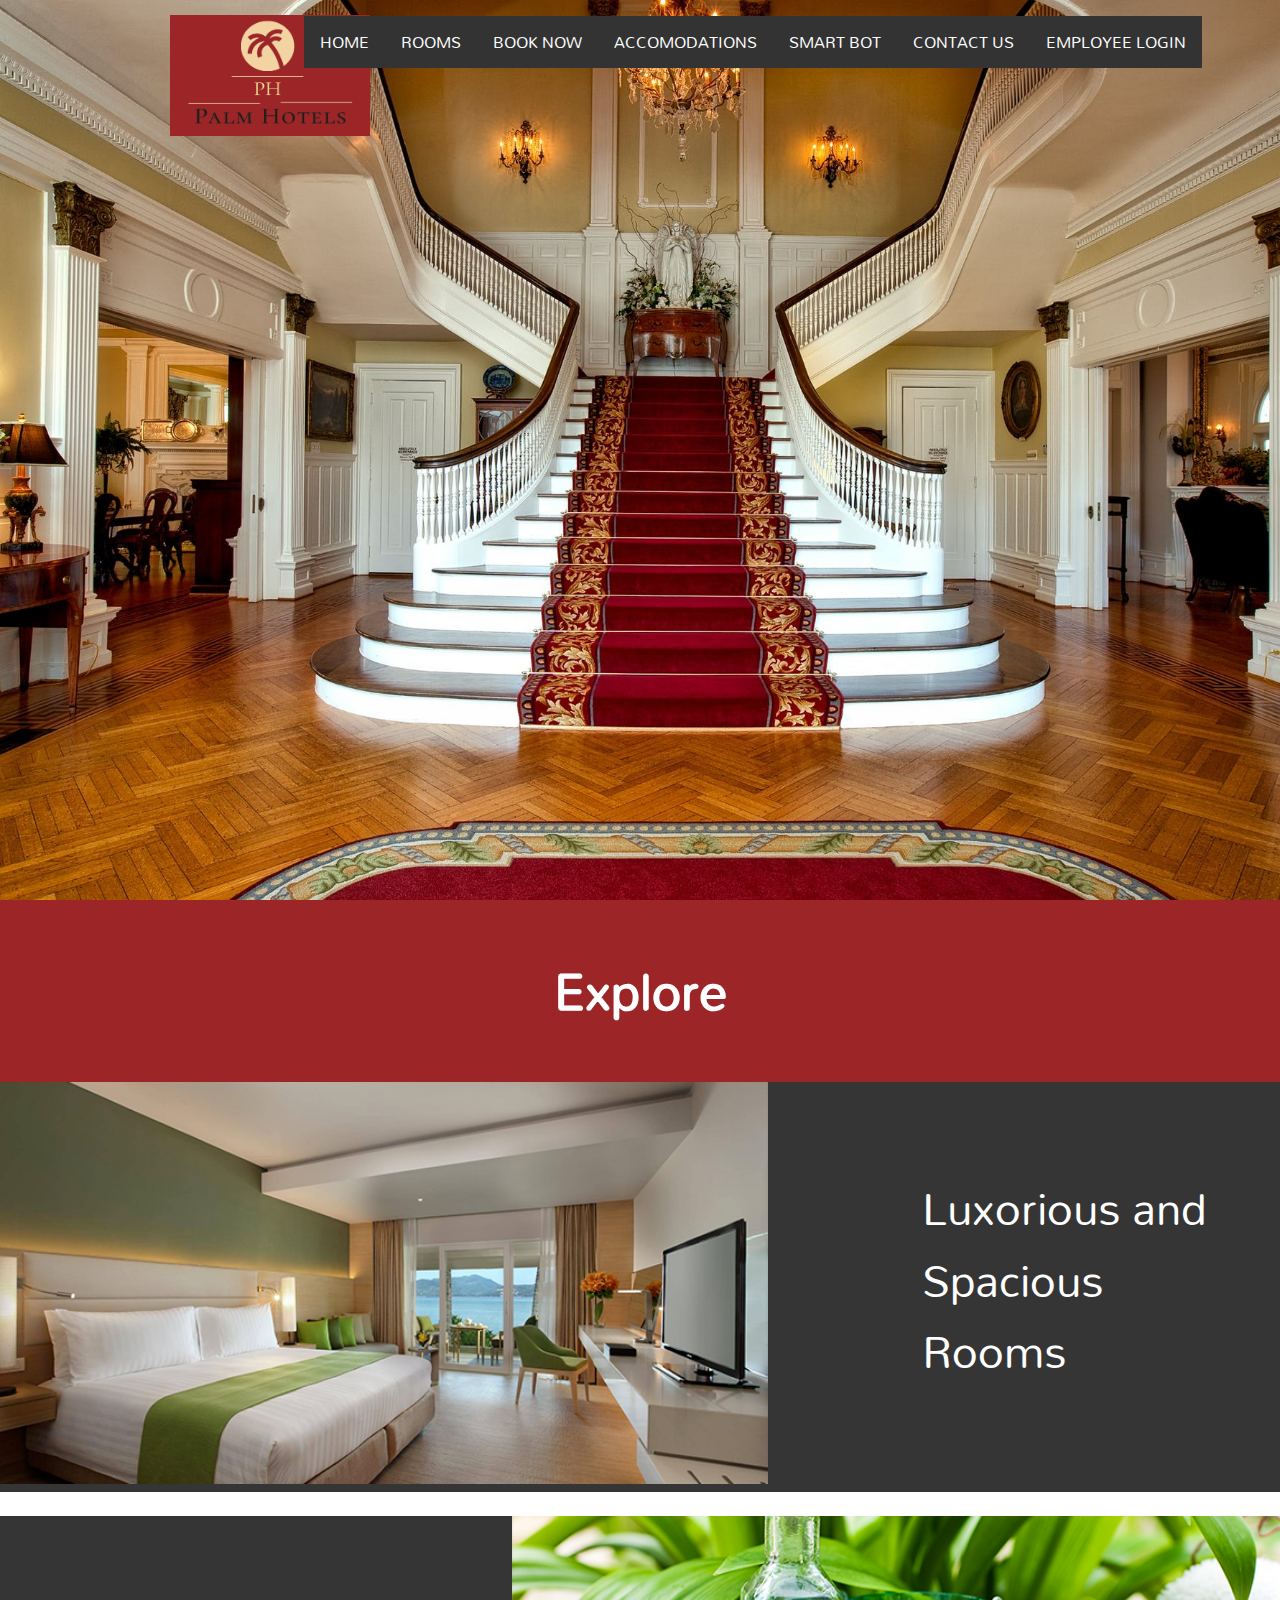
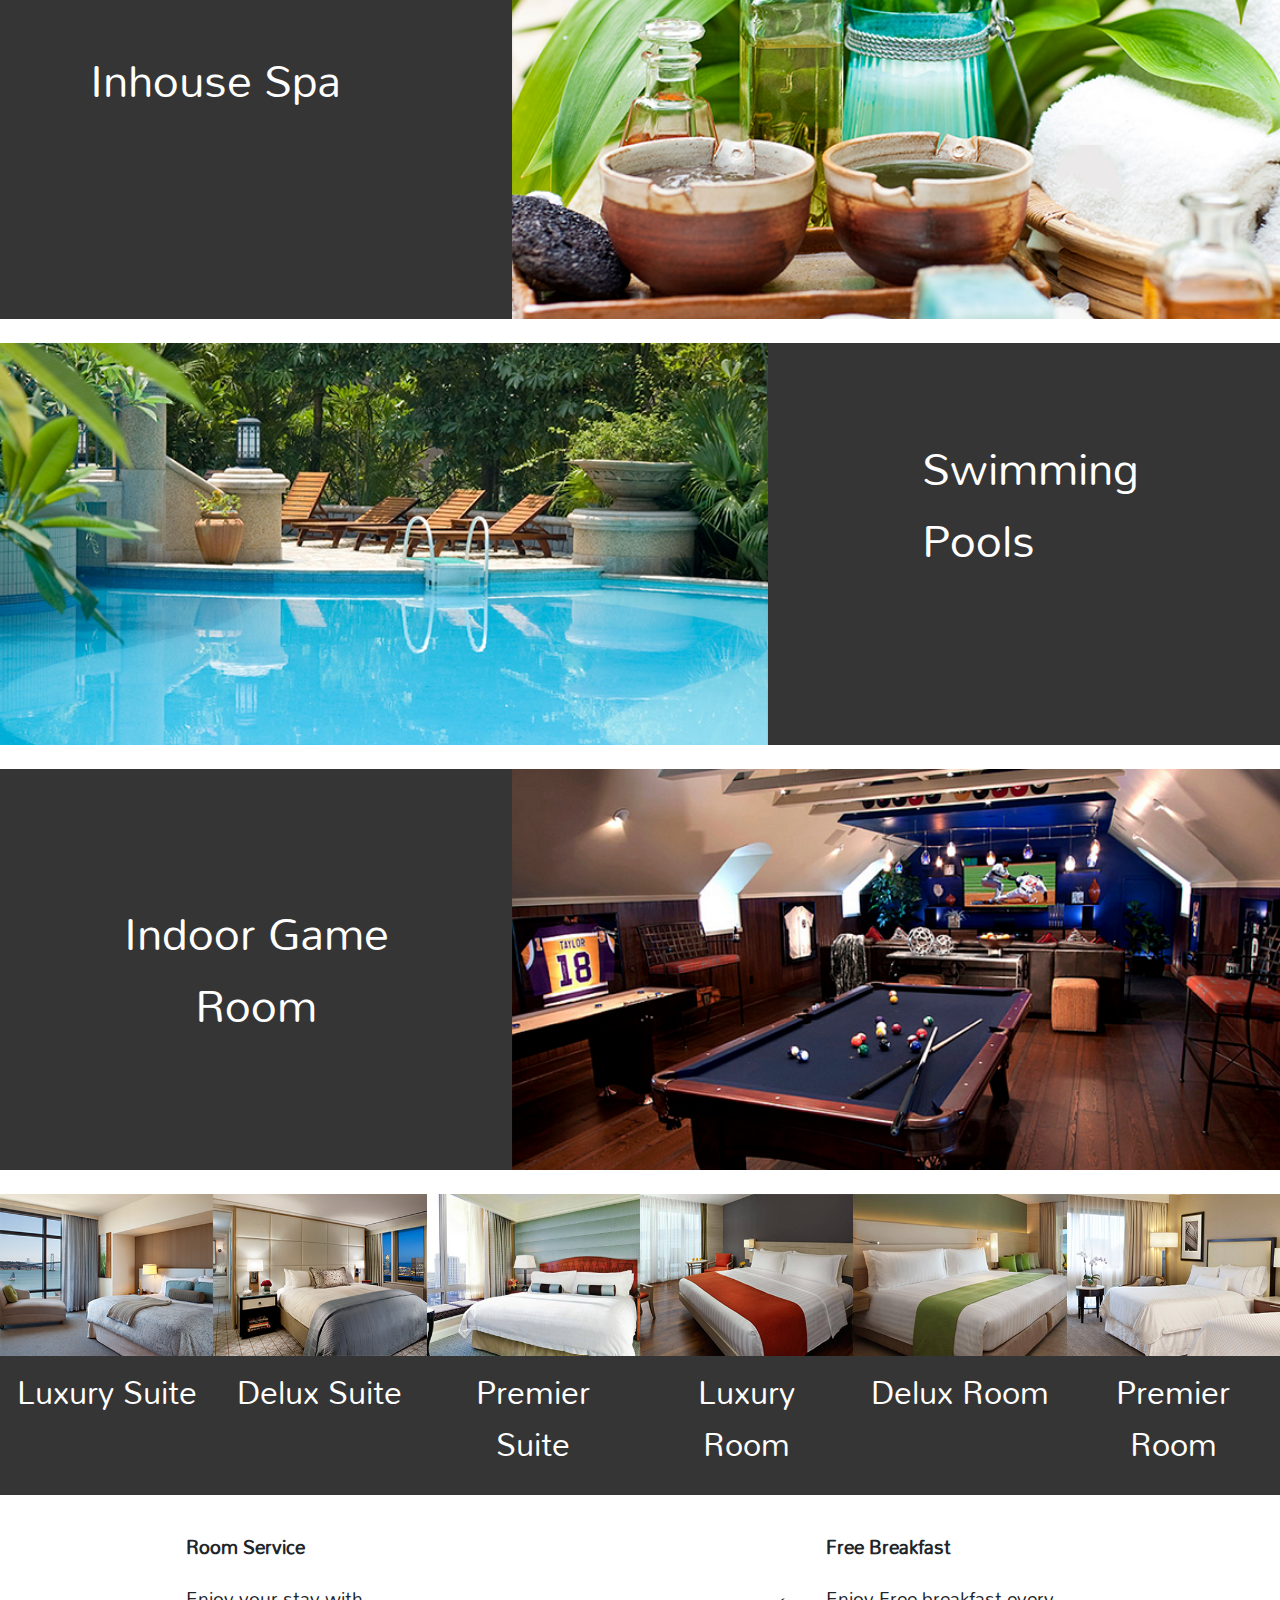
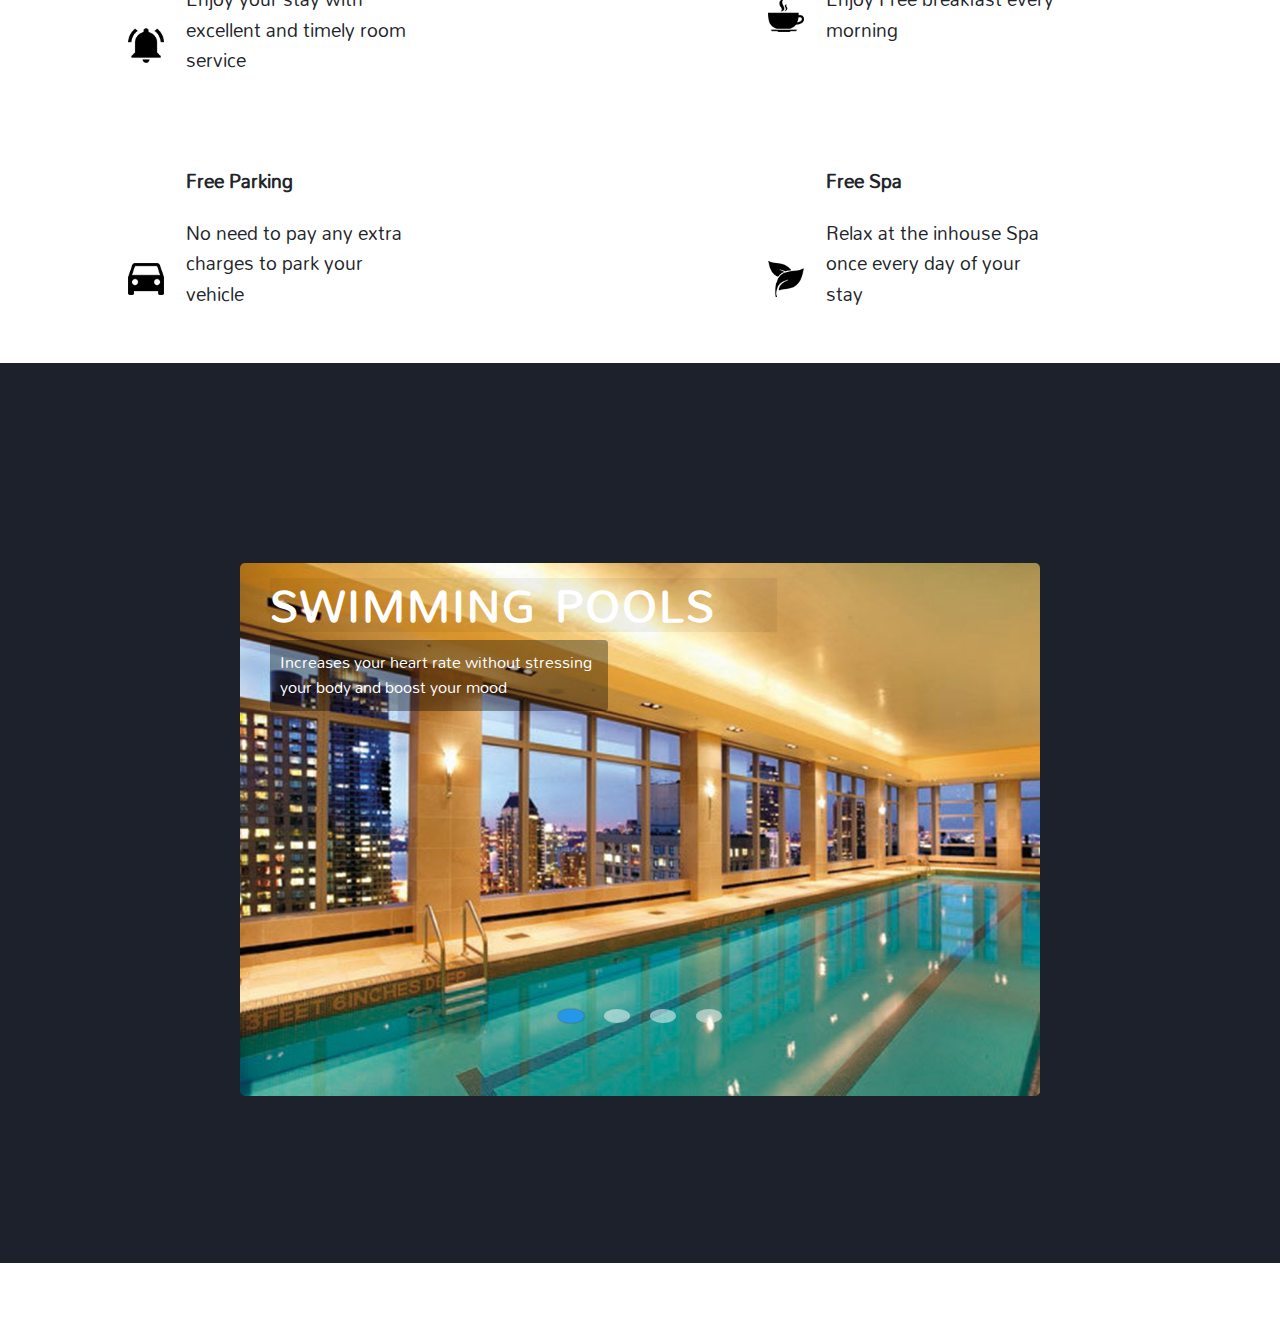
<file: index.html>
<!DOCTYPE html>
<html>

<head>
  <title>Palm Hotels</title>

  <script type="text/javascript" src="https://ajax.googleapis.com/ajax/libs/jquery/3.2.1/jquery.min.js">

  </script>
  <script type="text/javascript" src="dist/slick.js">

  </script>
  <script type="text/javascript" src="dist/jquery.scrollUp.js">

  </script>

  <link rel="stylesheet" type="text/css" href="css/main.css">
  <link rel="stylesheet" type="text/css" href="css/slick.css">


  <script type="text/javascript" src="dist/demo.js">

  </script>
  <link href="https://fonts.googleapis.com/css?family=Open+Sans" rel="stylesheet">

  <link rel="shortcut icon" href="favicon.ico" type="image/gif">
  <meta charset="utf-8">
  <meta name="viewport" content="width=device-width, initial-scale=1">
  <link rel="stylesheet" type="text/css" href="index9.css">
  <link rel="stylesheet" href="https://maxcdn.bootstrapcdn.com/bootstrap/4.5.2/css/bootstrap.min.css">

  <link href="https://fonts.googleapis.com/css2?family=Cinzel&display=swap" rel="stylesheet">
  <link href="https://fonts.googleapis.com/css2?family=Mandali&display=swap" rel="stylesheet">
  <link rel="stylesheet" href="imageslider.css">
  <style>
    .logo img {
      position: absolute;
      width: 200px;
      height: 121px;
      margin-top: 15px;
      margin-left: 170px;
    }

    .carousel-inner>.item>img,
    .carousel-inner>.item>a>img {
      width: 70%;
      margin: auto;
    }
  </style>
  <!-- <link rel="stylesheet" href="https://maxcdn.bootstrapcdn.com/bootstrap/3.4.1/css/bootstrap.min.css"> -->
</head>

<body>
  <section>

    <div class="header" id="topheader">
      <div class="logo"><a href="index.html"><img src="logo.png" class="res"></a></div>
      <nav class="navbar navbar-expand-lg  top">
        <div class="container text-uppercase p-2">

          <button class="navbar-toggler" type="button" data-toggle="collapse" data-target="#navbarSupportedContent"
            aria-controls="navbarSupportedContent" aria-expanded="false" aria-label="Toggle navigation">
            <span class="navbar-toggler-icon"
              style="background-image: url(https://upload.wikimedia.org/wikipedia/commons/thumb/b/b2/Hamburger_icon.svg/1200px-Hamburger_icon.svg.png);"></span>
          </button>

          <div class="collapse navbar-collapse" id="navbarSupportedContent">
            <ul class="navbar-nav ml-auto text-uppercase">
              <li>
                <a href="#">Home <span class="sr-only">(current)</span></a>
              </li>

              <li>
                <a href="rooms.html">Rooms</a>
              </li>

              <li>
                <a href="booknow.html">Book Now</a>
              </li>

              <li>
                <a href="accomodation.html">Accomodations</a>
              </li>

              <li>
                <a href="smartbot.html">Smart Bot</a>
              </li>

              <li>
                <a href="contact.html">contact us</a>
              </li>

              <li>
                <a href="login.html" target="_blank">Employee Login</a>
              </li>

            </ul>
          </div>



          </ul>

        </div>
      </nav>
    </div>
  </section>

  <section class="tm-main">
    <p>Explore</p>
  </section>


  <section class="tm-expsection">

    <div class="tm-exp1">


      <img src="images/luxorius.png">
      <p> Luxorious and Spacious Rooms</p>
    </div>
  </section>


  <section class="tm-expsection">

    <div class="tm-exp2">

      <p> Inhouse Spa</p>
      <img src="images/spahouse.png">

    </div>
  </section>


  <section class="tm-expsection">

    <div class="tm-exp1">

      <p> Swimming Pools</p>
      <img src="images/swimming.png">

    </div>
  </section>


  <section class="tm-expsection">

    <div class="tm-exp2">

      <p> Indoor Game Room</p>
      <img src="images/play.png">

    </div>
  </section>






  <section class="slider room flex">

    <div class="tm-rooms">
      <img src="images/luxury.png">
      <a href="rooms.html">
        <p class="s">Luxury Suite</p>
      </a>

    </div>
    <div class="tm-rooms">
      <img src="images/delux.png">
      <a href="rooms.html">
        <p class="s">Delux Suite</p>
      </a>

    </div>
    <div class="tm-rooms">
      <img src="images/premier.png">
      <a href="rooms.html">
        <p>Premier Suite</p>
      </a>

    </div>
    <div class="tm-rooms">
      <img src="images/luxuryroom.png">
      <a href="rooms.html">
        <p class="s">Luxury Room</p>
      </a>

    </div>
    <div class="tm-rooms">
      <img src="images/deluxroom.png">
      <a href="rooms.html">
        <p>Delux Room</p>
      </a>

    </div>
    <div class="tm-rooms">
      <img src="images/premiumroom.png">
      <a href="rooms.html">
        <p>Premier Room</p>
      </a>

    </div>


  </section>





  <section class="tm-servicesection">
    <div class="tm-service">
      <img class="tm-serimage" src="images/bell.png">
      <div>
        <p class="b">Room Service</p>
        <p> Enjoy your stay with excellent and timely room service </p>
      </div>
    </div>
    <div class="tm-service">
      <img class="tm-serimage" src="images/coffee.png">
      <div>
        <p class="b">Free Breakfast</p>
        <p> Enjoy Free breakfast every morning</p>
      </div>
    </div>
  </section>
  <section class="tm-servicesection">

    <div class="tm-service">
      <img class="tm-serimage" src="images/car-front.png">
      <div>
        <p class="b">Free Parking</p>
        <p> No need to pay any extra charges to park your vehicle </p>
      </div>
    </div>
    <div class="tm-service">
      <img class="tm-serimage" src="images/spa.png">
      <div>
        <p class="b">Free Spa</p>
        <p> Relax at the inhouse Spa once every day of your stay </p>
      </div>
    </div>

  </section>

  <div class="sliding">
    <div class="img-slider">
      <div class="slide active">
        <img src="1pools.jpg" alt="" >
        <div class="info">
          <h2> Swimming Pools</h2>
          <p>Increases your heart rate without stressing your body and boost your mood</p>
        </div>
      </div>
      <div class="slide">
        <img src="./superior_2.jpg" alt="" >
        <div class="info">
          <h2>Superior Room</h2>
          <p>Improved Sustainability, Enhanced Customer Experience, and Remote Room Controls.</p>
        </div>
      </div>
      <div class="slide">
        <img src="gym_1.jpg" alt="" >
        <div class="info">
          <h2>GYM</h2>
          <p>Regular physical activity can improve your muscle strength and boost your endurance.          </p>
        </div>
      </div>
      <div class="slide">
        <img src="./lounge_1.jpg" alt="" >
        <div class="info">
          <h2>Lounge</h2>
          <p>Comfortable seating, quieter environments, and often better access to customer services</p>
        </div>
      </div>
      <div class="navigation">
        <div class="btn active"></div>
        <div class="btn"></div>
        <div class="btn"></div>
        <div class="btn"></div>
      </div>
    </div>
  </div>
  <section class="gallery">
    <div class="container heading text-center">
      <h1 class="text-center font-weight-bold  text-white">Gallery</h1>
    </div>
  </section>
  <script type="text/javascript">
    var slides = document.querySelectorAll('.slide');
    var btns = document.querySelectorAll('.btn');
    let currentSlide = 1;

    // Javascript for image slider manual navigation
    var manualNav = function (manual) {
      slides.forEach((slide) => {
        slide.classList.remove('active');

        btns.forEach((btn) => {
          btn.classList.remove('active');
        });
      });

      slides[manual].classList.add('active');
      btns[manual].classList.add('active');
    }

    btns.forEach((btn, i) => {
      btn.addEventListener("click", () => {
        manualNav(i);
        currentSlide = i;
      });
    });

    // Javascript for image slider autoplay navigation
    var repeat = function (activeClass) {
      let active = document.getElementsByClassName('active');
      let i = 1;

      var repeater = () => {
        setTimeout(function () {
          [...active].forEach((activeSlide) => {
            activeSlide.classList.remove('active');
          });

          slides[i].classList.add('active');
          btns[i].classList.add('active');
          i++;

          if (slides.length == i) {
            i = 0;
          }
          if (i >= slides.length) {
            return;
          }
          repeater();
        }, 5000);
      }
      repeater();
    }
    repeat();
  </script>


  <!---**************************************** our pricing ******************************************--->
  



  <script src="https://cdnjs.cloudflare.com/ajax/libs/popper.js/1.16.0/umd/popper.min.js"></script>
  <script src="https://maxcdn.bootstrapcdn.com/bootstrap/4.5.2/js/bootstrap.min.js"></script>
  <script src="https://ajax.googleapis.com/ajax/libs/jquery/3.5.1/jquery.min.js"></script>
  <script src="https://maxcdn.bootstrapcdn.com/bootstrap/3.4.1/js/bootstrap.min.js"></script>
</body>

</html>

<script>
  function scrollWin(x, y) {
    window.scrollBy(x, y);
  }
</script>
</file>
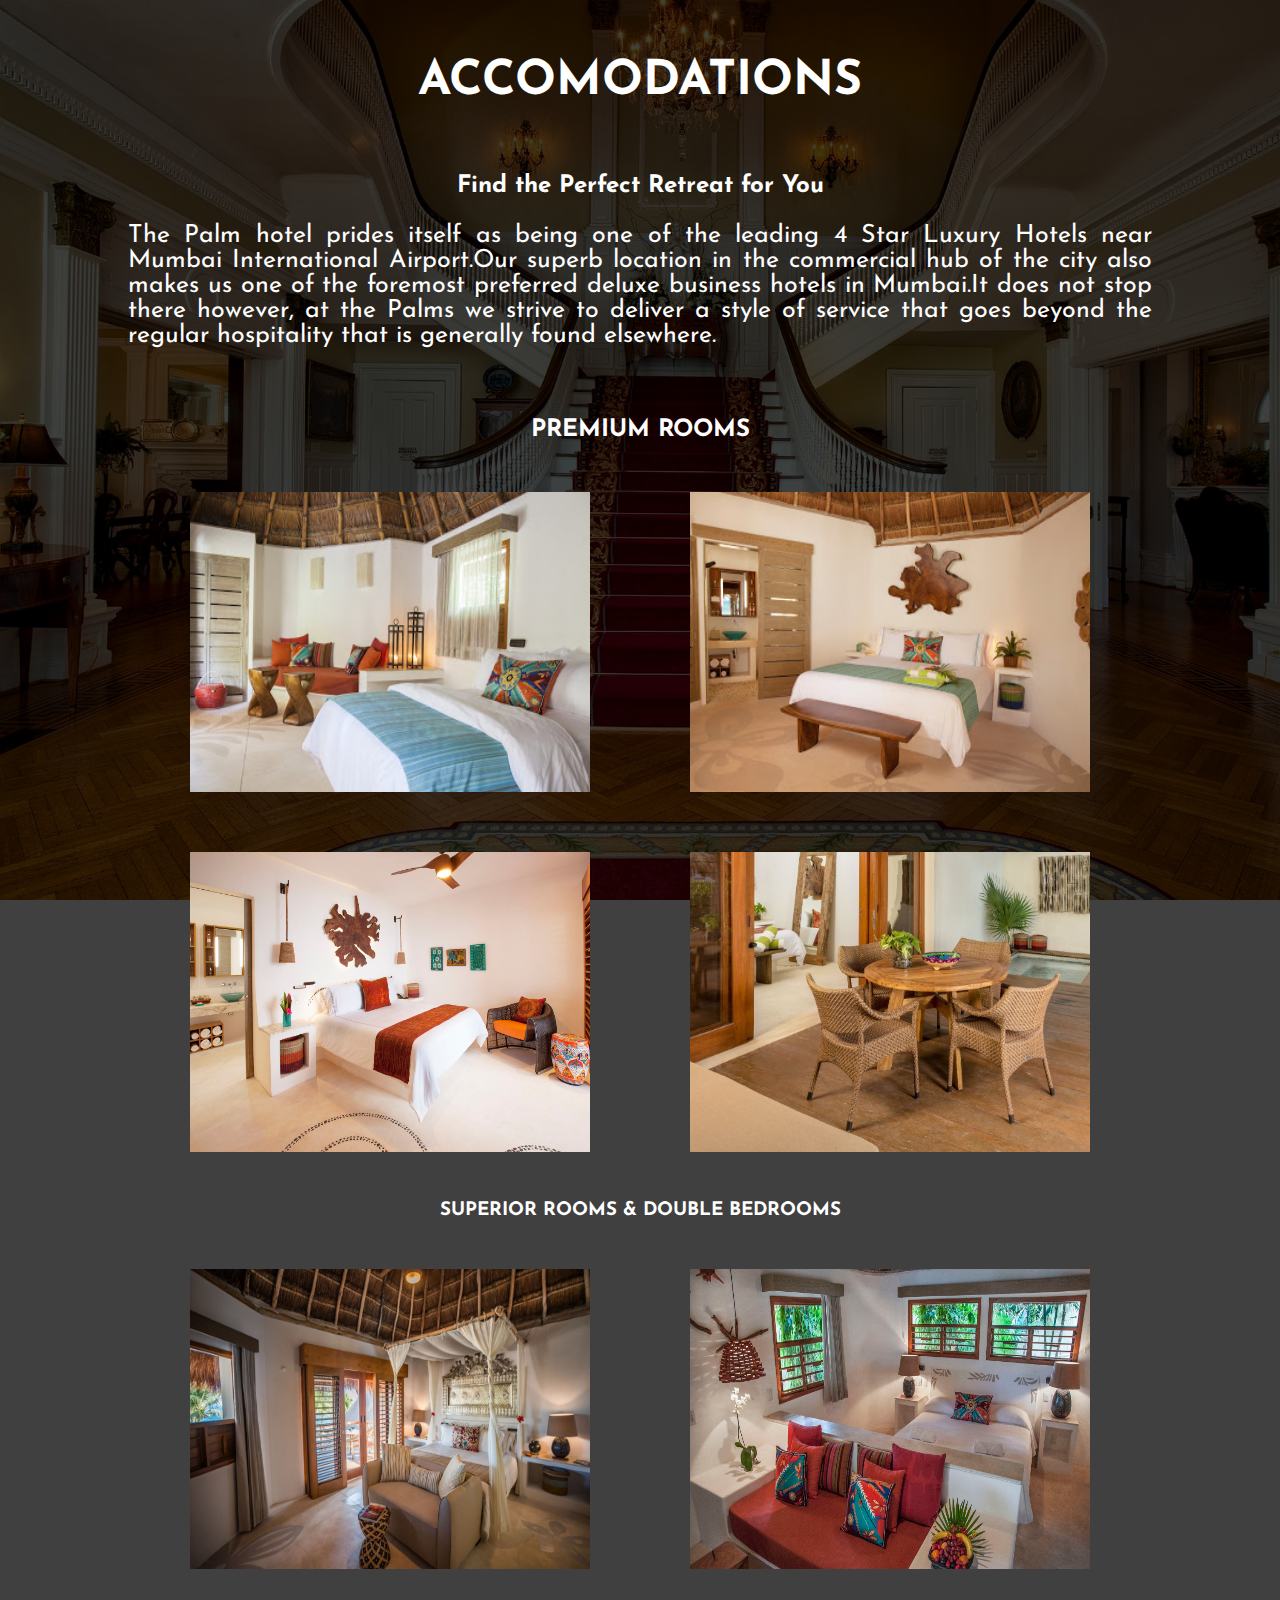
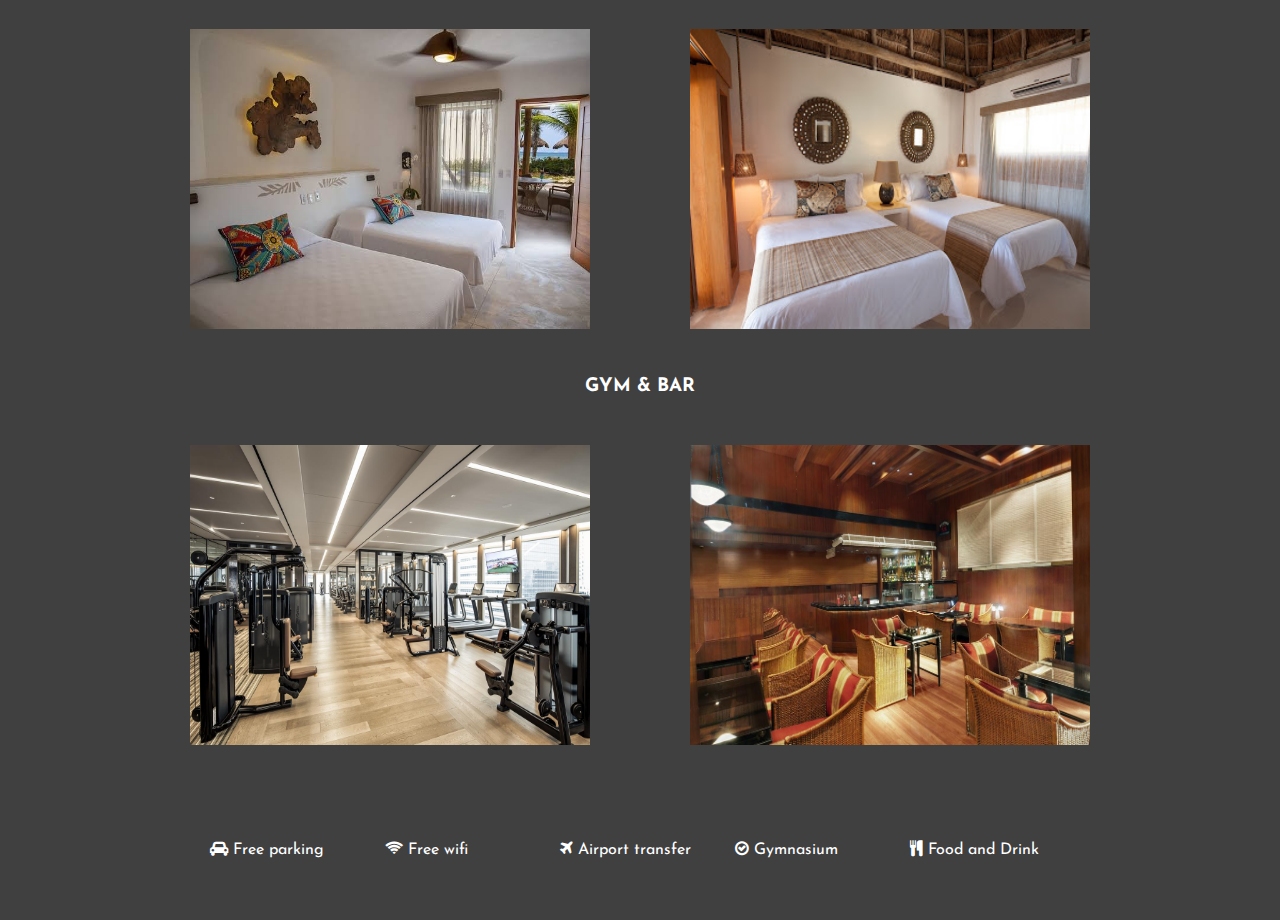
<file: accomodation.html>
<html>
<head>
    <title>Accomodation</title>
    <link rel="stylesheet"  href="acc.css">
    <link rel="stylesheet"  href="https://stackpath.bootstrapcdn.com/font-awesome/4.7.0/css/font-awesome.min.css">
    <link href="https://fonts.googleapis.com/css2?family=Josefin+Sans:wght@500&family=Work+Sans&display=swap"
        rel="stylesheet">
       
</head>
<body><div class="back">
    <div class="text">
<h1>ACCOMODATIONS</h1><br>
<h2>Find the Perfect Retreat for You</h2>
<p>The Palm hotel prides itself as being one of the leading 4 Star Luxury Hotels near Mumbai International Airport.Our superb location in the commercial hub of the city also makes us one of the foremost preferred deluxe business hotels in Mumbai.It does not stop there however, at the Palms we strive to deliver a style of service that goes beyond the regular hospitality that is generally found elsewhere.</p></div>

<center><h2>PREMIUM ROOMS</h2></center>
<div class="container">
    <div class="box">
        <div class="imgBox">
            <img src="premium 2.jpeg">
        </div>
        <div class="details">
            <div class="contents">
                <h3><p> <ul><li>Total Premium rooms: 100</li>
                    <li>1 medium-sized double bed</li>
                </ul></p></h3>
            </div>

        </div>
    </div>
    <div class="box">
        <div class="imgBox">
            <img src="premium 3.jpeg">
        </div>
        <div class="details">
            <div class="contents">
                <h3><p><ul><li>This room offers a mix of European & Indian elegance.</li>
                    <li>This suite has a balcony, sofa & sound proofing. </li>
                </ul>  </p></h3></div>

        </div>

    </div>
    <div class="box">
        <div class="imgBox">
            <img src="premium 4.jpg">
        </div>
        <div class="details">
            <div class="contents">
                <div class="me">
                    <h3><p> <ul><li><i class="fa fa-cutlery"></i> Fabulous breakfast included. </li></ul></p></h3></div></div>

        </div>

    </div>
    <div class="box">
        <div class="imgBox">
            <img src="premium 6.jpg">
        </div>
        <div class="details">
            <div class="contents">
                <div class="me">
                    <h3><p> <ul><li><i class="fa fa-user"></i> <i class="fa fa-user"></i> 5000/-</li>
                        <li><i class="fa fa-user"></i><i class="fa fa-user"></i> <i class="fa fa-user"></i>   7000/-</li>
                        <li><i class="fa fa-user"></i> <i class="fa fa-user"></i> <i class="fa fa-user"> </i><i class="fa fa-user"></i>10000/-  </li><br>
                        <li>No repayment needed-Pay at the property</li>
                    </ul></p></h3></div></div>

        </div>

    </div>
</div>
<center><h3>SUPERIOR ROOMS & DOUBLE BEDROOMS</h3></center>
<div class="container">
    <div class="box">
        <div class="imgBox">
            <img src="sup.jpg">
        </div>
        <div class="details">
            <div class="contents">
                <h3><p> <ul><li>Total Premium rooms: 100</li>
                    <li>1 extra-large double bed or two single beds (according to choices)</li>
                </ul>  </p></h3>
            </div>

        </div>
    </div>
    <div class="box">
        <div class="imgBox">
            <img src="superior 3.jpg">
        </div>
        <div class="details">
            <div class="contents">
                <h3><p> <ul><li>Located at higher floors of tower wing, these rooms offer best views of city.</li></ul> </p></h3></div>

        </div>

    </div>
    <div class="box">
        <div class="imgBox">
            <img src="superior double room.jpeg">
        </div>
        <div class="details">
            <div class="contents">
                <div class="me">
                    <h3><p><ul><li><i class="fa fa-cutlery"></i> Fabulous breakfast and dinner included. </li></ul> </p></h3></div></div>

        </div>

    </div>
    <div class="box">
        <div class="imgBox">
            <img src="superior.jpeg">
        </div>
        <div class="details">
            <div class="contents">
                <div class="me">
                    <h3><p> <ul><li><i class="fa fa-user"></i> <i class="fa fa-user"></i> 7000/-</li>
                        <li><i class="fa fa-user"></i><i class="fa fa-user"></i> <i class="fa fa-user"></i>  10000/-</li>
                        <li><i class="fa fa-user"></i> <i class="fa fa-user"></i> <i class="fa fa-user"> </i><i class="fa fa-user"></i>12000/-  </li><br>
                        <li>No repayment needed-Pay at the property</li>
                    </ul> </p></h3></div></div>

        </div>

    </div>
</div>

<center><h3>GYM & BAR</h3></center>
<div class="container">
    <div class="box">
        <div class="imgBox">
            <img src="gym.jpg">
        </div>
        <div class="details">
            <div class="contents">
                <div class="to">
                    <h3><p> <ul><li>Membership required.</li><br>
                        <li>(For more details visit our hotel)</li></ul></p></h3>
                </div>
            </div>

        </div>
    </div>
    <div class="box">
        <div class="imgBox">
            <img src="bar.jpg">
        </div>
        <div class="details">
            <div class="contents">
                <div class="to">
                    <h3><p><ul><li>All beverages provided.</li><br>
                        <li>Age limit- 21 & above</li>
                    </ul> </p></h3>
                </div>

            </div>

        </div>

    </div>
</div>
<div class="bot">
    <div class="menu">
         <ul>
            <li><i class="fa fa-car"></i>Free parking</li>
            <li><i class="fa fa-wifi"></i>Free wifi</li>
            <li><i class="fa fa-plane"></i>Airport transfer</li>
            <li><i class="fa fa-check-circle-o"></i>Gymnasium</li>
            <li><i class="fa fa-cutlery"></i>Food and Drink</li></ul>
    </div>
</div></div>
</body>
</html>
</file>
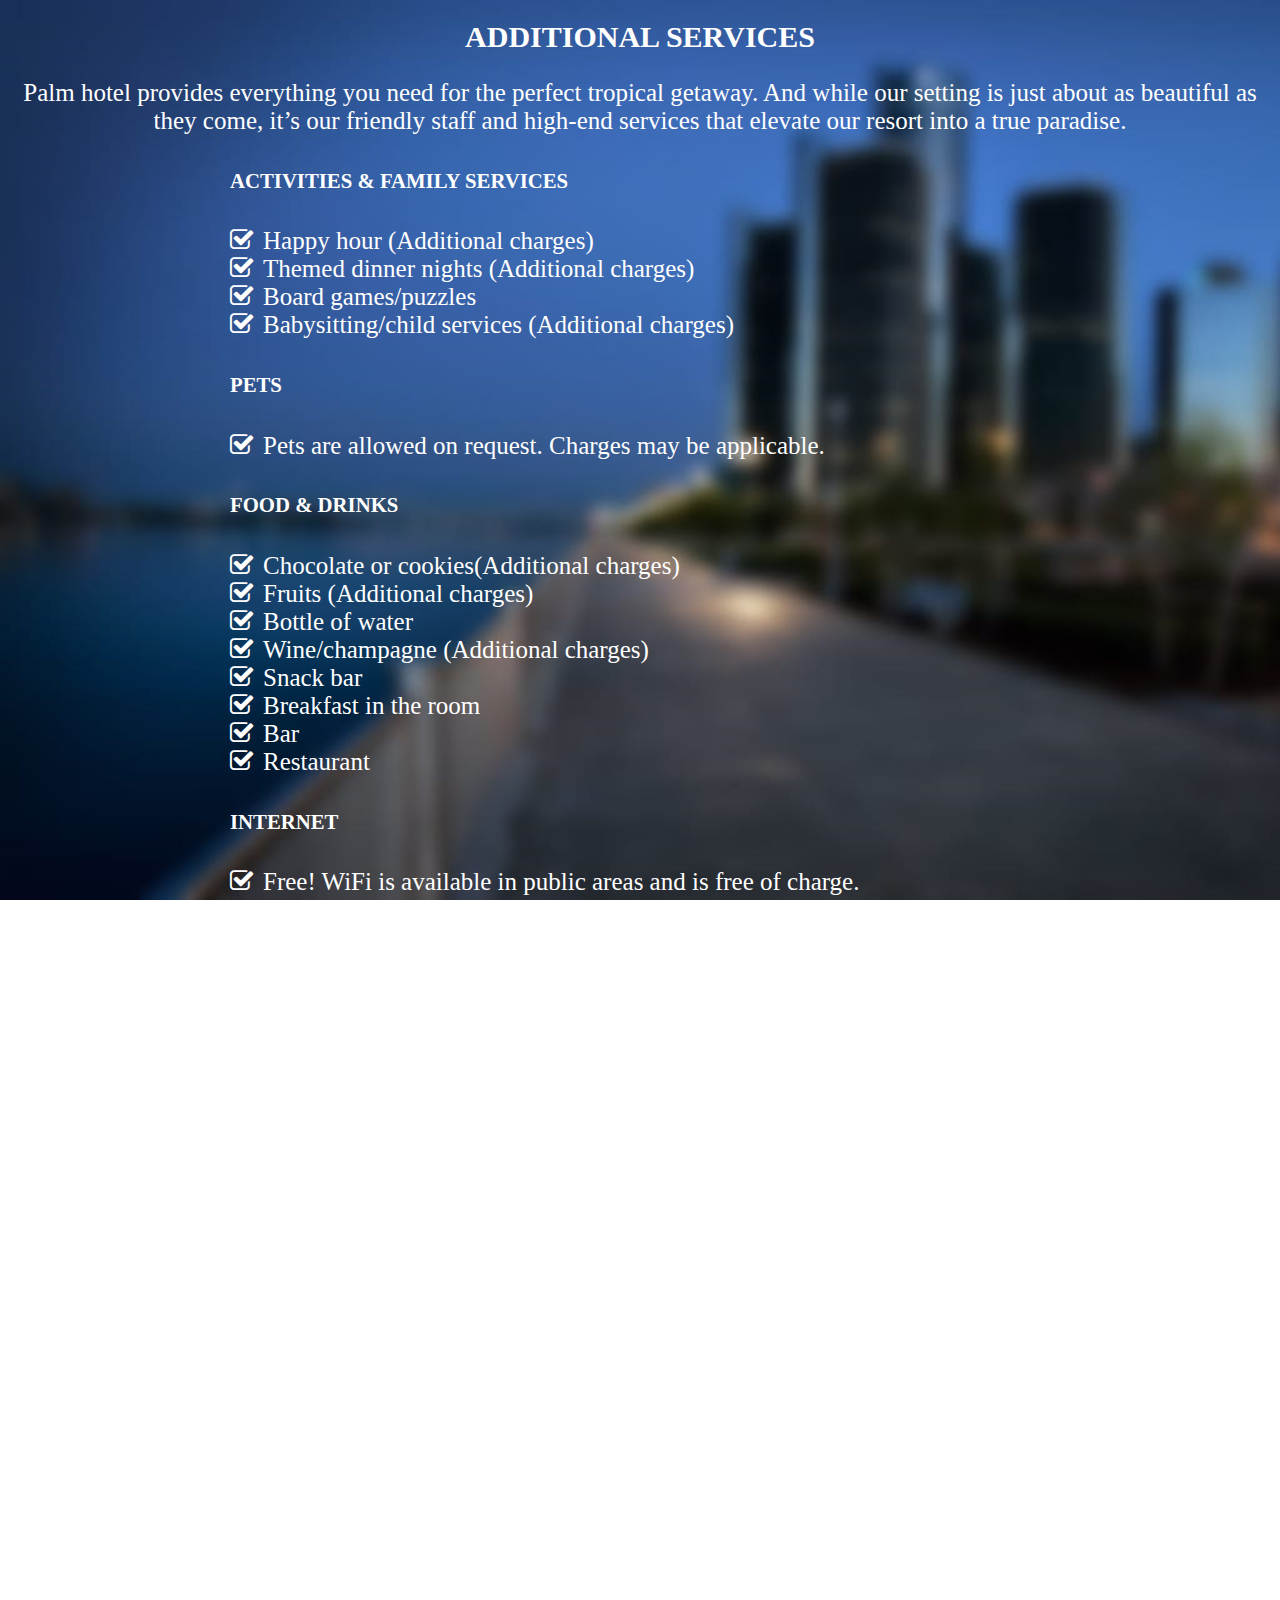
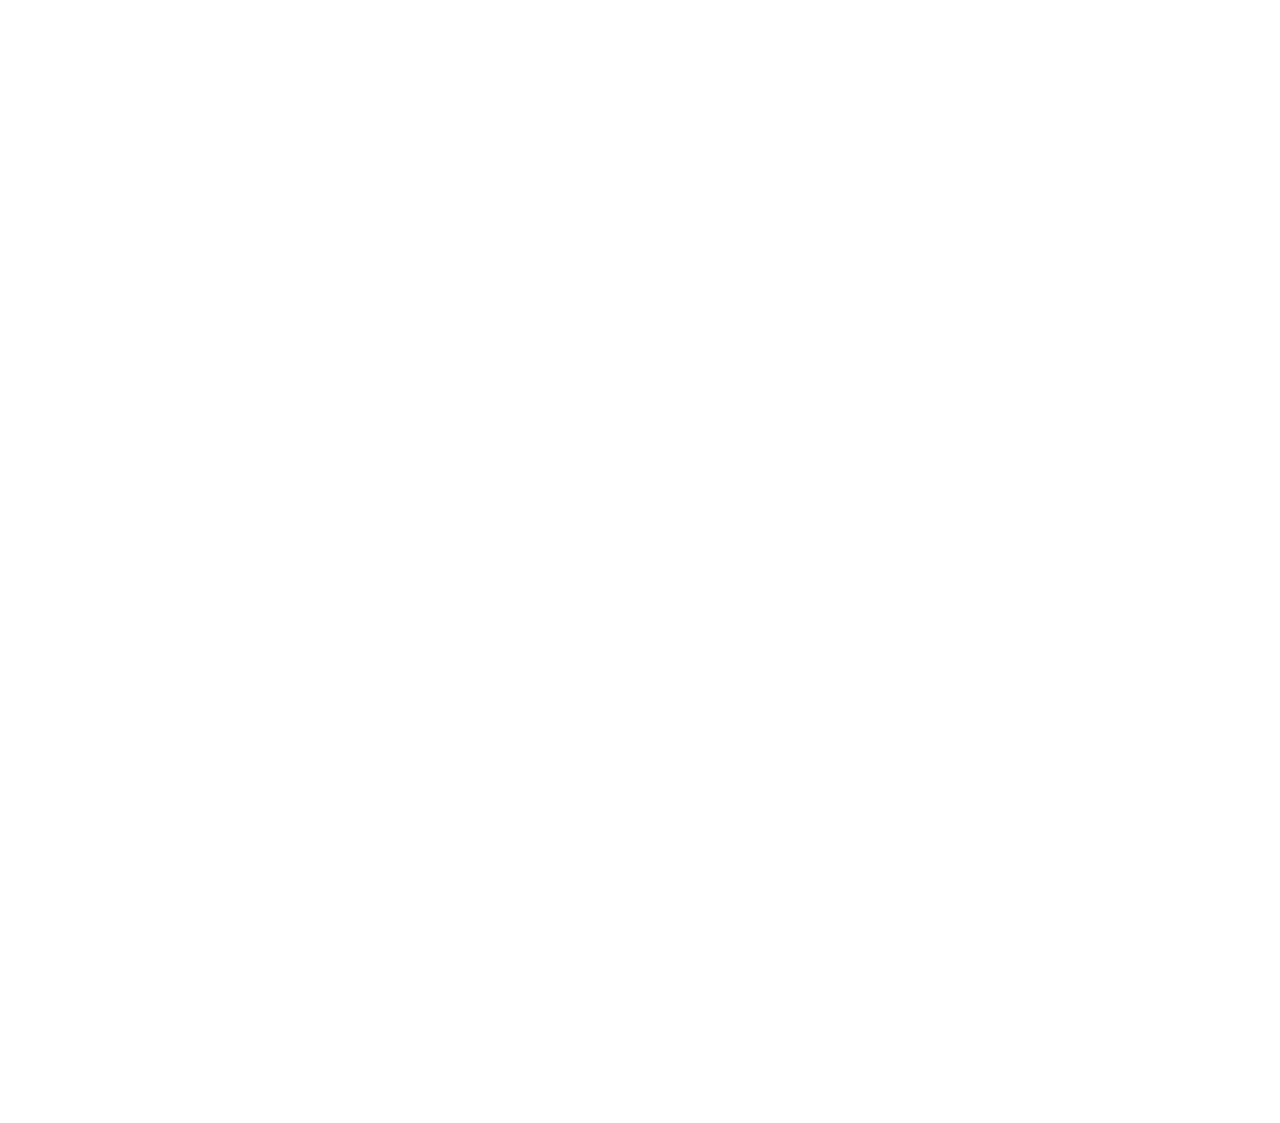
<file: addservices.html>
<!DOCTYPE html>
<html>
<head>
	<title>Services</title>
	<link rel="stylesheet"href="addstyle.css">
	<link rel="stylesheet"  href="https://stackpath.bootstrapcdn.com/font-awesome/4.7.0/css/font-awesome.min.css">
</head>
<body>
	<center>
     <h1>ADDITIONAL SERVICES</h1>
         <p> Palm hotel provides everything you need for the perfect tropical getaway. And while our setting is just about as beautiful as they come, it’s our friendly staff and high-end services that elevate our resort into a true paradise. </p>
    </center>
    <div class="container">
   
     <ul type="none">
    	<h5>ACTIVITIES & FAMILY SERVICES</h5>

        <li><i class="fa fa-check-square-o"></i>Happy hour (Additional charges)</li>
        <li><i class="fa fa-check-square-o"></i>Themed dinner nights (Additional charges)</li>
        <li><i class="fa fa-check-square-o"></i>Board games/puzzles</li>
     <li><i class="fa fa-check-square-o"></i>Babysitting/child services (Additional charges)</li>
    </ul>   
      <ul type="none">
      	<h5>PETS</h5>

        <li><i class="fa fa-check-square-o"></i>Pets are allowed on request. Charges may be applicable.</li>
    </ul>
    
    <ul type="none">
    	<h5>FOOD & DRINKS</h5>
        <li><i class="fa fa-check-square-o"></i>Chocolate or cookies(Additional charges)</li>
		<li><i class="fa fa-check-square-o"></i>Fruits (Additional charges)</li>
		<li><i class="fa fa-check-square-o"></i>Bottle of water</li>
		<li><i class="fa fa-check-square-o"></i>Wine/champagne (Additional charges) </li>
		<li><i class="fa fa-check-square-o"></i>Snack bar</li>
		<li><i class="fa fa-check-square-o"></i>Breakfast in the room</li>
		<li><i class="fa fa-check-square-o"></i>Bar</li>
		<li><i class="fa fa-check-square-o"></i>Restaurant</li>
	</ul>
	<ul type="none">
    	<h5>INTERNET</h5>
		<li><i class="fa fa-check-square-o"></i>Free! WiFi is available in public areas and is free of charge.</li>
	</ul>
	<ul type="none">
    	<h5>PARKING</h5>
		<li><i class="fa fa-check-square-o"></i>Parking options available</li>
     <li><i class="fa fa-check-square-o"></i>Accessible parking</li>
     <li><i class="fa fa-check-square-o"></i>Street parking </li>
 </ul>
 <ul type="none">
    	<h5>RECEPTION SERVICES</h5>
     <li><i class="fa fa-check-square-o"></i>Luggage storage</li>
     <li><i class="fa fa-check-square-o"></i>Ticket service</li>
     <li><i class="fa fa-check-square-o"></i>Tour desk</li>
     <li><i class="fa fa-check-square-o"></i>Currency exchange</li>
     <li><i class="fa fa-check-square-o"></i>24-hour front desk</li>
</ul>

  <ul type="none">
      	<h5>CLEANING SERVICES</h5>

     <li><i class="fa fa-check-square-o"></i>Daily housekeeping</li>
     <li><i class="fa fa-check-square-o"></i>Dry cleaning (Additional charges)</li>
     <li><i class="fa fa-check-square-o"></i>Laundry (Additional charges)</li>
 </ul>
 <ul type="none">
      	<h5>BUSINESS FACILITES</h5>
     <li><i class="fa fa-check-square-o"></i>Fax/photocopying  (Additional charges)</li>
     <li><i class="fa fa-check-square-o"></i>Meeting/banquet facilities (Additional charges)</li>
 </ul>
 <ul type="none">
      	<h5>SAFETY & SECURITY</h5>
     <li><i class="fa fa-check-square-o"></i>Fire extinguishers</li>
     <li><i class="fa fa-check-square-o"></i>Smoke alarms</li>
     <li><i class="fa fa-check-square-o"></i>24-hour security</li>
     <li><i class="fa fa-check-square-o"></i>Safety deposit box</li>
 </ul>

 <ul type="none">
      	<h5>GENERAL</h5>
     <li><i class="fa fa-check-square-o"></i>Shared lounge/TV area</li>
     <li><i class="fa fa-check-square-o"></i>Designated smoking area</li>
     <li><i class="fa fa-check-square-o"></i>Air conditioning</li>
     <li><i class="fa fa-check-square-o"></i>VIP room facilities</li>
     <li><i class="fa fa-check-square-o"></i>Family rooms</li>
     <li><i class="fa fa-check-square-o"></i>Facilities for disabled guests</li>
     <li><i class="fa fa-check-square-o"></i>Non-smoking rooms</li>
     <li><i class="fa fa-check-square-o"></i>Newspapers</li>
     <li><i class="fa fa-check-square-o"></i>Room service</li>
 </ul>
  <ul type="none">
      	<h5>WELLNESS</h5>
     <li><i class="fa fa-check-square-o"></i>Yoga classes</li>
     <li><i class="fa fa-check-square-o"></i>FitnessSpa/wellness packages</li>
     <li><i class="fa fa-check-square-o"></i>Spa/wellness packages</li>
     <li><i class="fa fa-check-square-o"></i>Body Treatments</li>
     <li><i class="fa fa-check-square-o"></i>Pedicure & Manicure</li>
     <li><i class="fa fa-check-square-o"></i>Massage (Additional charges)</li>
     <li><i class="fa fa-check-square-o"></i>Pools</li>
 </ul>
 <ul type="none">
      	<h5>SAFETY MEASURES FOR COVID-19</h5>
     <li><i class="fa fa-check-square-o"></i>Face masks for guests available</li>
     <li><i class="fa fa-check-square-o"></i>Thermometers for guests provided</li>
     <li><i class="fa fa-check-square-o"></i>First aid kit available</li>
     <li><i class="fa fa-check-square-o"></i>Hand sanitizer in guest accommodation and key areas</li>
     <li><i class="fa fa-check-square-o"></i>Staff follow all safety protocols as directed by local authorities</li>
    </ul>
  
 </div>  

</body>
</html>
</file>
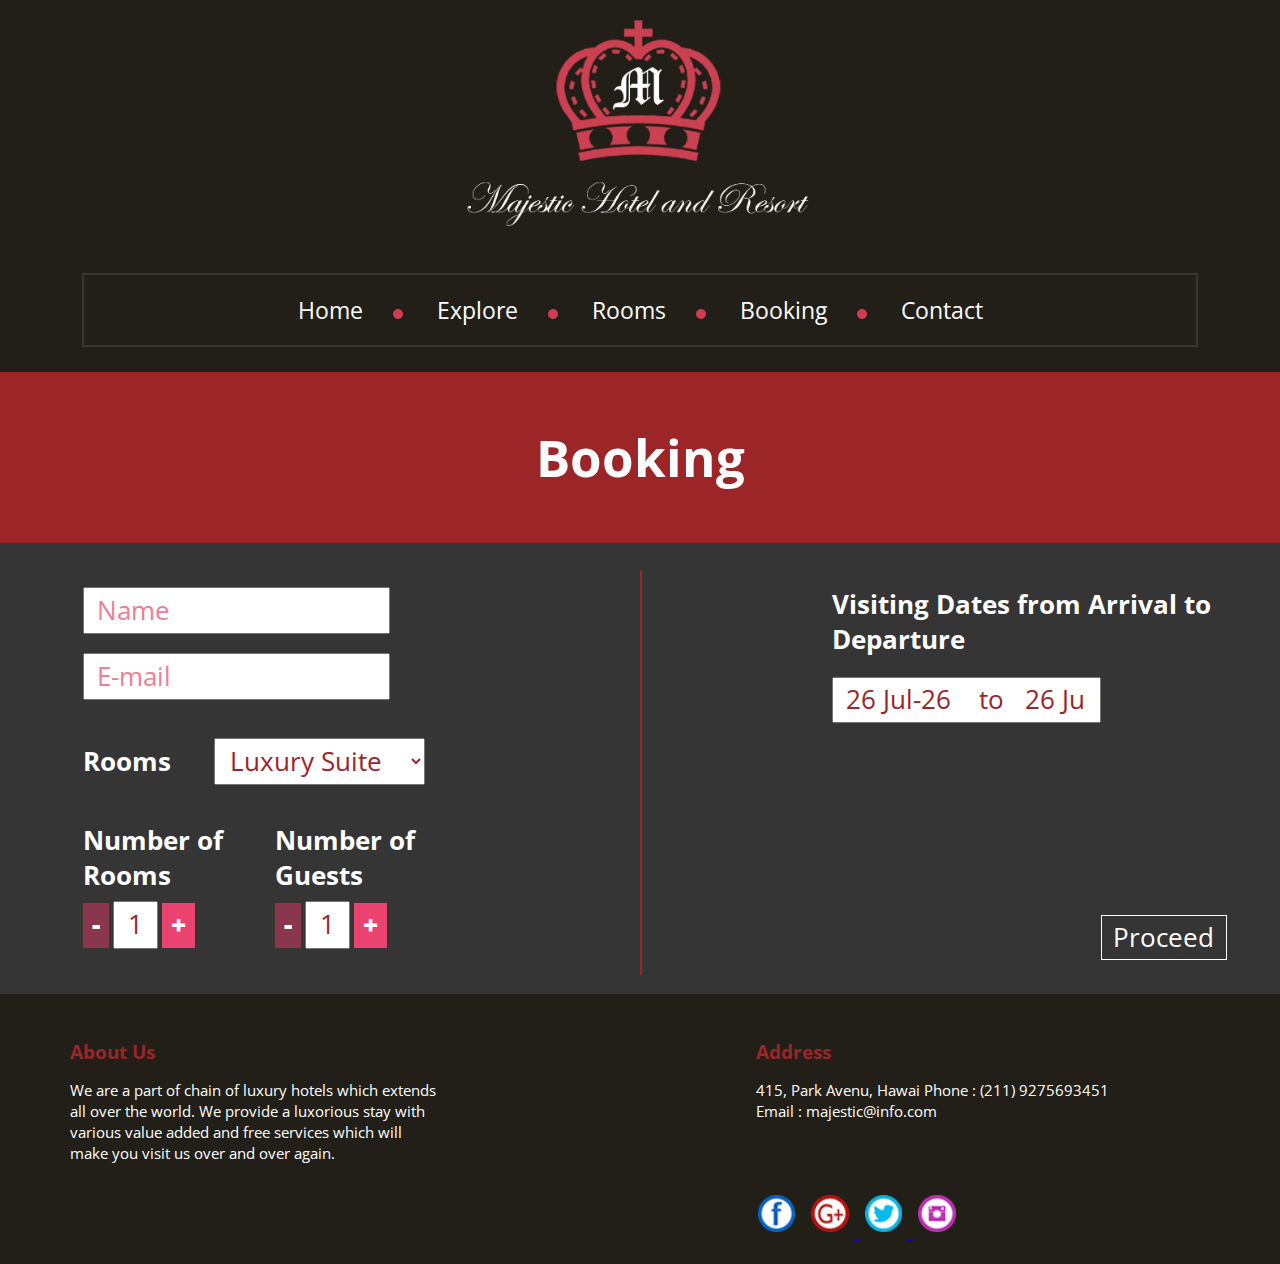
<file: bb.html>
<!DOCTYPE html>
<html>
<head>
    <meta charset="utf-8">
    <title> Magestic Hotel</title>
    <script type="text/javascript" src="https://ajax.googleapis.com/ajax/libs/jquery/3.2.1/jquery.min.js"></script>
    <script type="text/javascript" src="dist/pickmeup.min.js"></script>
    <script type="text/javascript" src="dist/handleCounter.js"></script>
    <link rel="stylesheet" type="text/css" href="css/pickmeup.css">
    <link rel="stylesheet" type="text/css" href="css/handle-counter.min.css">
    <link rel="stylesheet" type="text/css" href="css/main.css">
    <link href="https://fonts.googleapis.com/css?family=Open+Sans" rel="stylesheet">
    <script type="text/javascript" src="dist/jquery.scrollUp.js"></script>
     <script type="text/javascript" src="dist/demo.js"></script>

    
    
    </head>
    
<body>
    <header class="tm-header">
        <img class="tm-logo" src="images/Majestic_Hotel_hd.png" alt="Majestic Hotel">
        <nav class="tm-nav">
       <div>
            <ul>
                <li class="tm-list"><a href="index.html">Home</a></li>
                <li class="tm-list"><a href="explore.html">Explore</a></li>
                <li class="tm-list"><a href="rooms.html">Rooms</a></li>
                <li class="tm-list"><a href="bb.html">Booking</a></li>
                <li><a href="contact.html">Contact</a></li>
            </ul>    
            </div>
        </nav>
    </header>
    
    
    <section class="tm-main">
           <p>Booking</p>
    </section>
    
    
    
    <section class="tm-booking">
    
    <form>
        <div class="tm-form1">
    <input type="text" name="name" placeholder="Name">  
    <input type="email" name="email" placeholder="E-mail"> 
    <label  for="rooms" id="inlinelable">Rooms</label>
    <select name="Rooms" id="rooms">
        <option value="luxurys">Luxury Suite</option>
        <option value="deluxs">Delux Suite</option>
        <option value="premiers">Premier Suite</option>
        <option value="Luxuryr">Luxury Room</option>
        <option value="deluxs">Delux Room</option>
        <option value="premierr">Premier Room</option>
    </select> 
            
            
            

            
            
    <div class="tm-num1" id="handleCounter1">    
    <label for="number1" >Number of Rooms</label><br/>
        <button type="button" class="counter-minus btn btn-primary">- </button>
        <input type="text" name="number1" id="number1" value="1">
         <button type="button" class="counter-plus btn btn-primary">+  </button>
        </div>
    <div class="tm-num2" id="handleCounter2">      
        <label for="number2">Number of Guests</label><br/>
        <button type="button" class="counter-minus btn btn-primary">-</button>
        <input type="text" name="number2" id="number2" value="1">
            <button type="button" class="counter-plus btn btn-primary">+</button>
            </div>
              
            
            
  
    
    </div>
        
        <div class="vertical-line"> </div>
        
    <div class="tm-form2">
   <div class="tm-cl">
        <label for="date1" class="arrival">Visiting Dates from Arrival to Departure</label>

     <input type="text" name="date1" class="range" readonly="readonly"> 
        

     <input type="submit" id="sub" value="Proceed">
    </div>
    </div>
        </form>
  </section>
    
    
    <footer class="tm-footer">
        <div class="tm-us">
        <p class="bold">About Us</p>
        <p>We are a part of chain of luxury hotels 
            which extends all over the world. We 
            provide a luxorious stay with various value
            added and free services which will make
            you visit us over and over again.</p>    
        </div>
       
        <div class="tm-address">
        <p class="bold">Address</p>
        <p>415, Park Avenu, Hawai
            Phone : (211) 9275693451
            Email : majestic@info.com</p>    
        </div>
        <br/>
    <div class="tm-media">
        <a href="#"> <img src="images/fb.png"></a>
        <a href="#"> <img src="images/G.png"> </a>
        <a href="#"> <img src="images/twittr.png"> </a>
        <a href="#">  <img src="images/insta.png"> </a>
        
        </div>
<!--        <a href="#">  <img class="tm-up" src="images/up.png"> </a>-->
    </footer>
    

    
    </body>
    
</html>
</file>
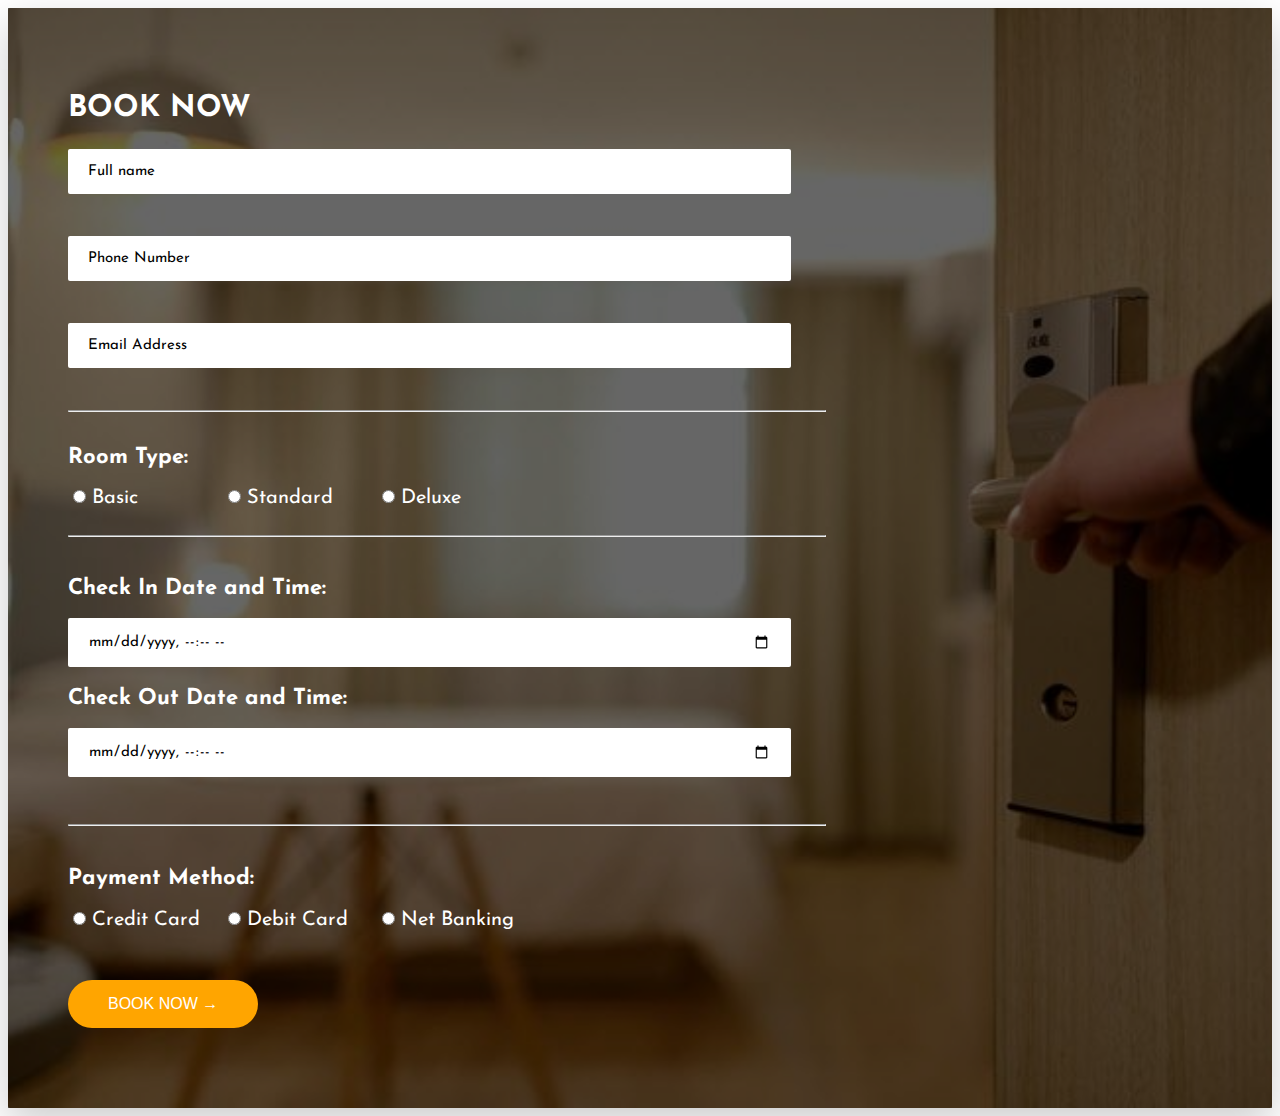
<file: booknow.html>
<!DOCTYPE html>
<html>

<head>
	<meta charset="UTF-8">
	<meta name="viewport" content="width=device-width, initial-scale=1.0">
	<title>BOOK NOW</title>
	<link rel="stylesheet" href="Booknow.css">
	<link href="https://fonts.googleapis.com/css2?family=Josefin+Sans:wght@500&family=Work+Sans&display=swap"
		rel="stylesheet">
</head>

<body>

	<section class="section-book">
		<div class="book">
			<div class="booking">
				<div class="book-form">
					<form method="POST" action="insert.php" class="form">
						<h2 class="heading">BOOK NOW</h2>
						<div class="form-group">
							<input type="text" class="form-input" placeholder="Full name" id="name" name="fullname"
								required>
							<label for="name" class="form-label">Full name</label>
						</div>
						<div class="form-group">
							<input type="text" class="form-input" placeholder="Phone Number" id="phonenumber"
								name="phonenumber" required>
							<label for="phonenumber" class="form-label">Phone Number</label>
						</div>
						<div class="form-group">
							<input type="text" pattern="[a-z0-9._%+-]+@[a-z0-9.-]+\.[a-z]{2,}$" class="form-input"
								placeholder="Email Address" id="email" name="email" required>
							<label for="email" class="form-label">Email Address</label>
						</div>
						<p></p>
						<hr>
						<br>
						<div class="select">
							<h2>Room Type:</h2>
							<div class="radiobtn">
								<div class="form-radio-group">
									<input type="radio" class="form-radio-input" id="small" name="roomtype"
										value="basic" required>
									<label for="small" class="form-radio-label">
										<span class="form-radio-button"></span>
										Basic
									</label>
								</div>
								<div class="form-radio-group">
									<input type="radio" class="form-radio-input" id="small1" name="roomtype"
										value="standard" required>
									<label for="small1" class="form-radio-label">
										<span class="form-radio-button"></span>
										Standard
									</label>
								</div>
								<div class="form-radio-group">
									<input type="radio" class="form-radio-input" id="small2" name="roomtype"
										value="deluxe" required>
									<label for="small2" class="form-radio-label">
										<span class="form-radio-button"></span>
										Deluxe
									</label>
								</div>
							</div>
						</div>
						<br><br>
						<hr>
						<p></p><br>
						<p></p>
						<p></p>
						<h2>Check In Date and Time:</h2>
						<div class="form-group">
							<input type="datetime-local" class="form-input" placeholder="DD/MM/YYYY" id="CheckInDate"
								name="checkindate" required>
							<label for="CheckInDate" class="form-label"></label>
						</div>
						<h2>Check Out Date and Time:</h2>
						<div class="form-group">
							<input type="datetime-local" class="form-input" placeholder="DD/MM/YYYY" id="CheckOutDate"
								name="checkoutdate" required>
							<label for="CheckOutDate" class="form-label"></label>
						</div>
						<br><br>
						<hr>
						<div>
							<h2><br>Payment Method:</h2>
							<div class="form-radio-group">
								<input type="radio" class="form-radio-input" id="small3" name="paymentmethod"
									value="credit card" required>
								<label for="small3" class="form-radio-label">
									<span class="form-radio-button"></span>
									Credit Card
								</label>
							</div>
							<div class="form-radio-group">
								<input type="radio" class="form-radio-input" id="small4" name="paymentmethod"
									value="debit card" required>
								<label for="small4" class="form-radio-label">
									<span class="form-radio-button"></span>
									Debit Card
								</label>
							</div>
							<div class="form-radio-group">
								<input type="radio" class="form-radio-input" id="small5" name="paymentmethod"
									value="net banking" required>
								<label for="small5" class="form-radio-label">
									<span class="form-radio-button"></span>
									Net Banking
								</label>
							</div>
						</div>
						<p></p>
						<div class="form-group">
							<a href="thankyou.html">
								<input type="submit" name="submit" value="BOOK NOW &rarr;" class="btn">
							</a>
						</div>
					</form>
				</div>
			</div>
	</section>
	</div>
</body>

</html>
</file>
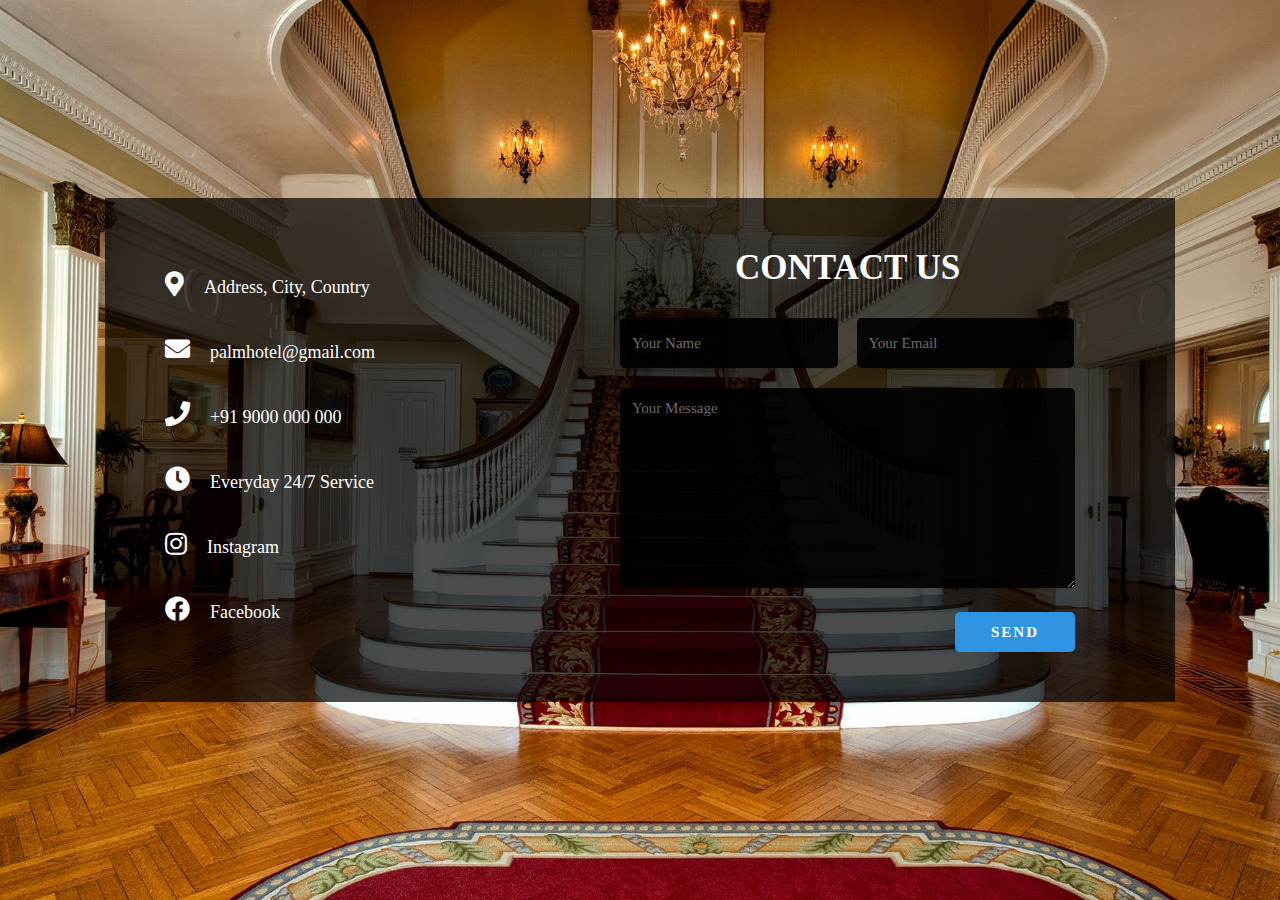
<file: contact.html>
<!DOCTYPE html>
<html lang="en" dir="ltr">
  <head>
    <meta charset="utf-8">
    <meta name="viewport" content="width=device-width, initial-scale=1.0">
    <title>Contact us</title>
    <link rel="stylesheet" href="contact2.css">
    <link href="https://cdnjs.cloudflare.com/ajax/libs/font-awesome/5.13.1/css/all.min.css" rel="stylesheet">
  </head>
  <body><div class="back">

    
    <div class="contact-section">
      <div class="contact-info">
        <div class="contact-text">
          <div><i class="fas fa-map-marker-alt"></i>Address, City, Country </div>
          <div><i class="fas fa-envelope"></i>palmhotel@gmail.com</div>
          <div><i class="fas fa-phone"></i>+91 9000 000 000</div>
          <div><i class="fas fa-clock"></i>Everyday 24/7 Service</div>
          <div><i class="fab fa-instagram"></i>Instagram</div>
          <div><i class="fab fa-facebook"></i>Facebook</div>
        </div>
      </div>
      <div class="contact-form">
        <h2>Contact Us</h2>
        <form class="contact" action="data.php" method="post">
          <input type="text" name="name" class="text-box" placeholder="Your Name" required>
          <input type="email" name="email" class="text-box" placeholder="Your Email" required>
          <textarea name="message" rows="5" placeholder="Your Message" required></textarea>
            <a href="data.php">
          <input type="submit" name="submit" class="send-btn" value="Send">
            </a>
        </form>
      </div>
    </div>
    
  </div> 
  </body>
</html>
</file>
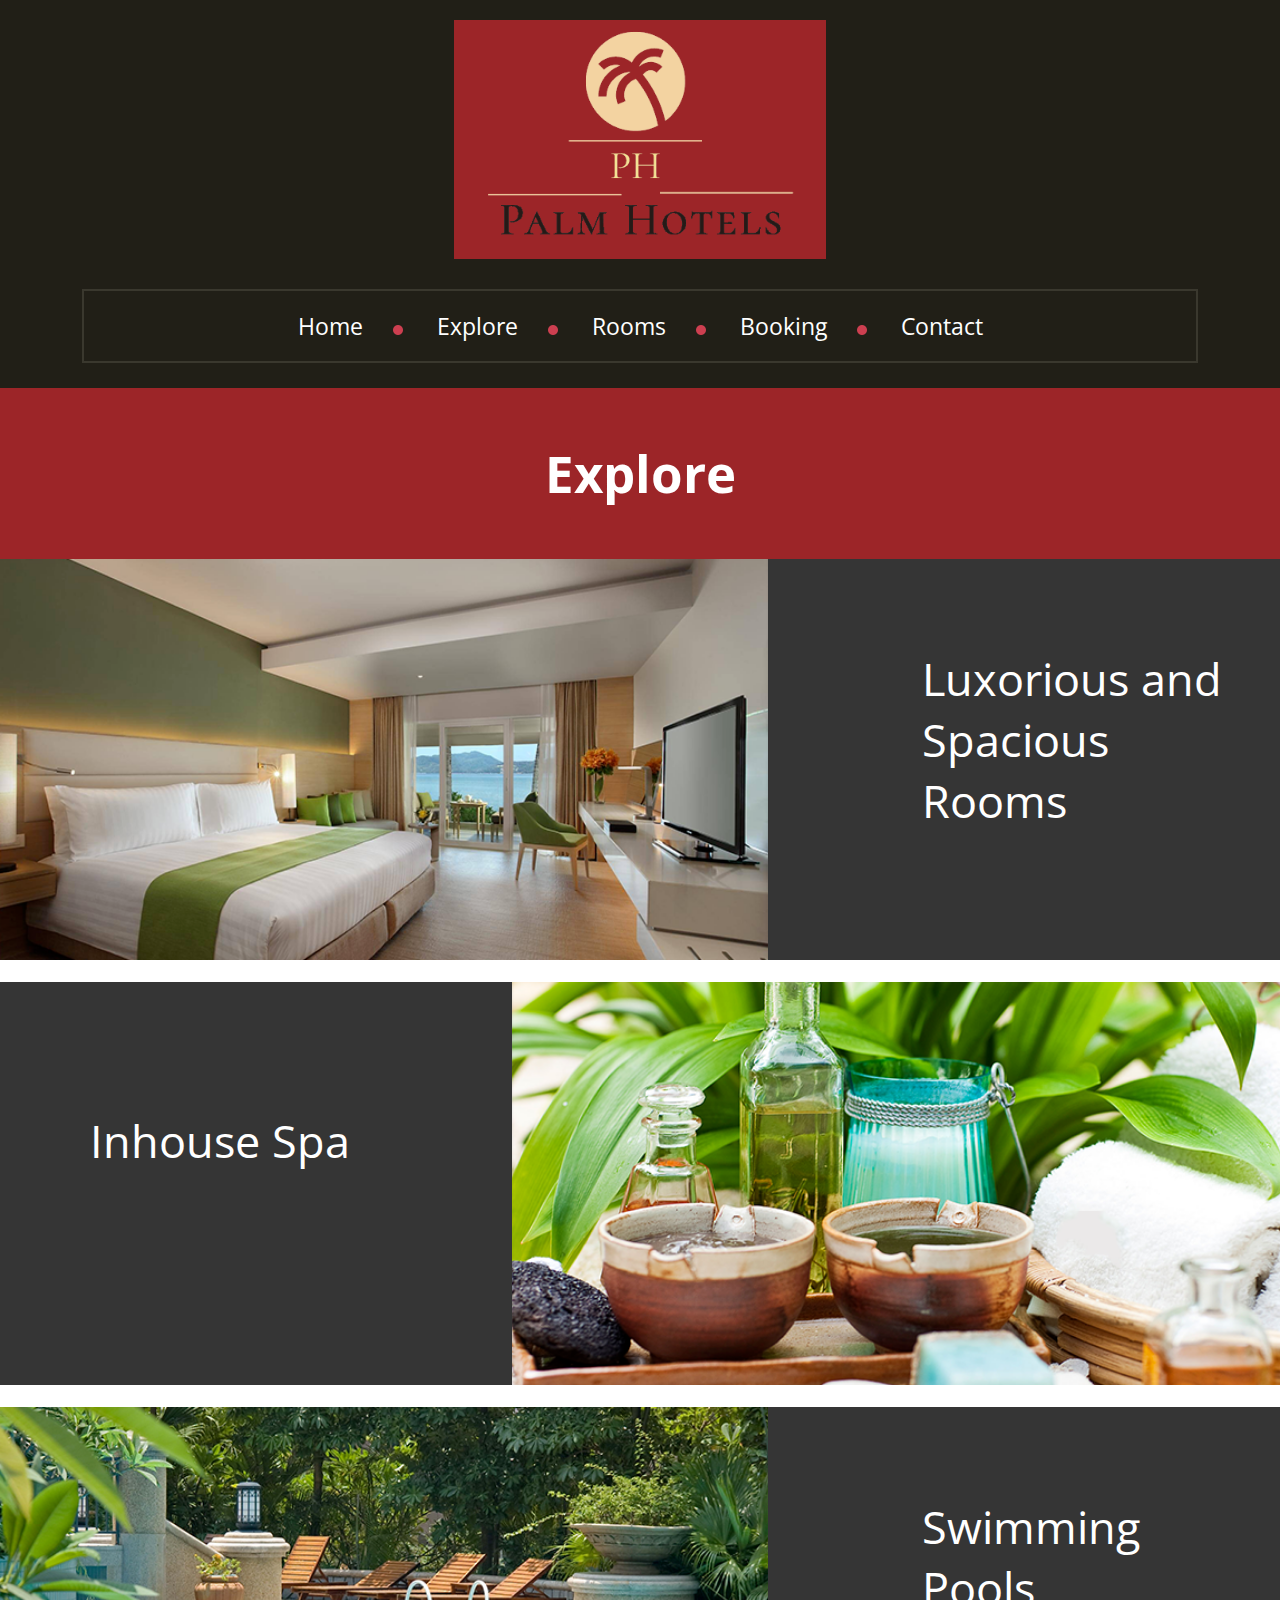
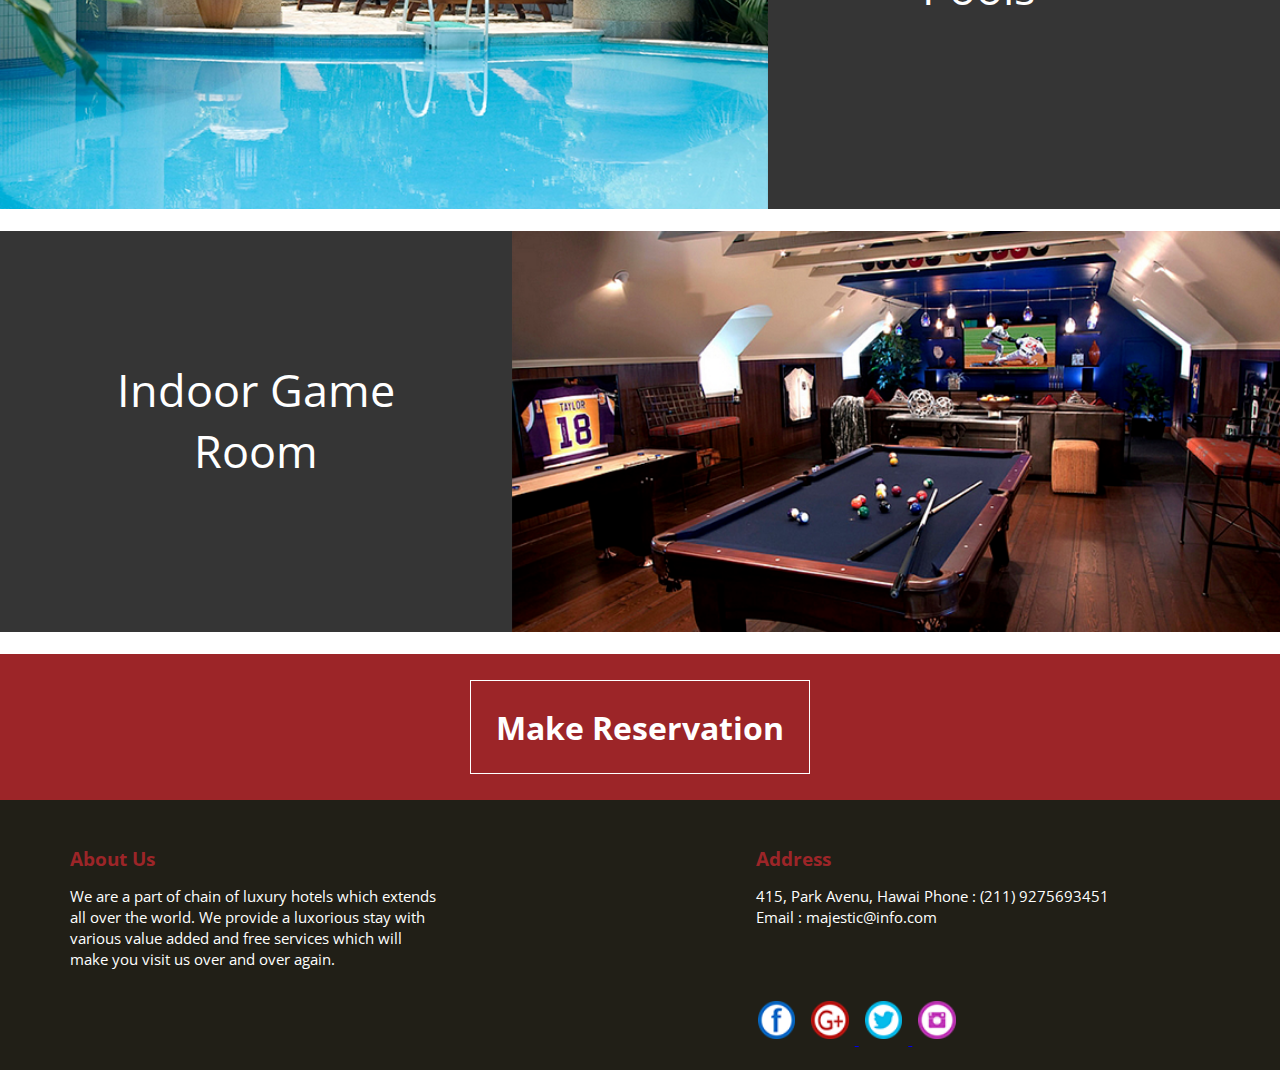
<file: explore.html>
<!DOCTYPE html>
<html>
<head>
    <meta charset="utf-8">
    <title> Palm Hotel</title>
    <link rel="stylesheet" type="text/css" href="css/main.css">
    <link href="https://fonts.googleapis.com/css?family=Open+Sans" rel="stylesheet">
    
     <script type="text/javascript" src="https://ajax.googleapis.com/ajax/libs/jquery/3.2.1/jquery.min.js"></script>
<script type="text/javascript" src="dist/jquery.scrollUp.js"></script>
 <script type="text/javascript" src="dist/demo.js"></script>
    
    
    </head>
    
<body>
    <header class="tm-header">
        <img class="tm-logo" src="logo.png" alt="Palm Hotel">
        <nav class="tm-nav">
       <div>
            <ul>
                <li class="tm-list"><a href="index.html">Home</a></li>
                <li class="tm-list"><a href="explore.html">Explore</a></li>
                <li class="tm-list"><a href="rooms.html">Rooms</a></li>
                <li class="tm-list"><a href="booknow.html">Booking</a></li>
                <li><a href="contact.html">Contact</a></li>
            </ul>    
            </div>
        </nav>
    </header>
    
    
    <section class="tm-main">
           <p>Explore</p>
    </section>
    
    
    <section class="tm-expsection">
        
        <div class="tm-exp1">
            
        <p> Luxorious and Spacious Rooms</p>  
     <img src="images/luxorius.png">
 
  </div>  
    </section>
    
    
       <section class="tm-expsection">
        
        <div class="tm-exp2">
            
        <p> Inhouse Spa</p>  
     <img src="images/spahouse.png" >
 
  </div>  
    </section>
    
    
     <section class="tm-expsection">
        
        <div class="tm-exp1">
            
        <p> Swimming Pools</p>  
     <img src="images/swimming.png">
 
  </div>  
    </section>
    
    
       <section class="tm-expsection">
        
        <div class="tm-exp2">
            
        <p> Indoor  Game Room</p>  
     <img src="images/play.png" >
 
  </div>  
    </section>
    
    
    
    
    
    

    

    <section class="tm-makeres">
    <div class="tm-res">
       <div class="tm-resbutton">
           <a href="booknow.html"> <p>Make Reservation</p></a>
        </div>
        </div>
    </section>
    
    
    
    <footer class="tm-footer">
        <div class="tm-us">
        <p class="bold">About Us</p>
        <p>We are a part of chain of luxury hotels 
            which extends all over the world. We 
            provide a luxorious stay with various value
            added and free services which will make
            you visit us over and over again.</p>    
        </div>
       
        <div class="tm-address">
        <p class="bold">Address</p>
        <p>415, Park Avenu, Hawai
            Phone : (211) 9275693451
            Email : majestic@info.com</p>    
        </div>
        <br/>
    <div class="tm-media">
        <a href="#"> <img src="images/fb.png"></a>
        <a href="#"> <img src="images/G.png"> </a>
        <a href="#"> <img src="images/twittr.png"> </a>
        <a href="#">  <img src="images/insta.png"> </a>
        
        </div>
<!--        <a href="#">  <img class="tm-up" src="images/up.png"> </a>-->
    </footer>
    

    
    </body>
    
</html>
</file>
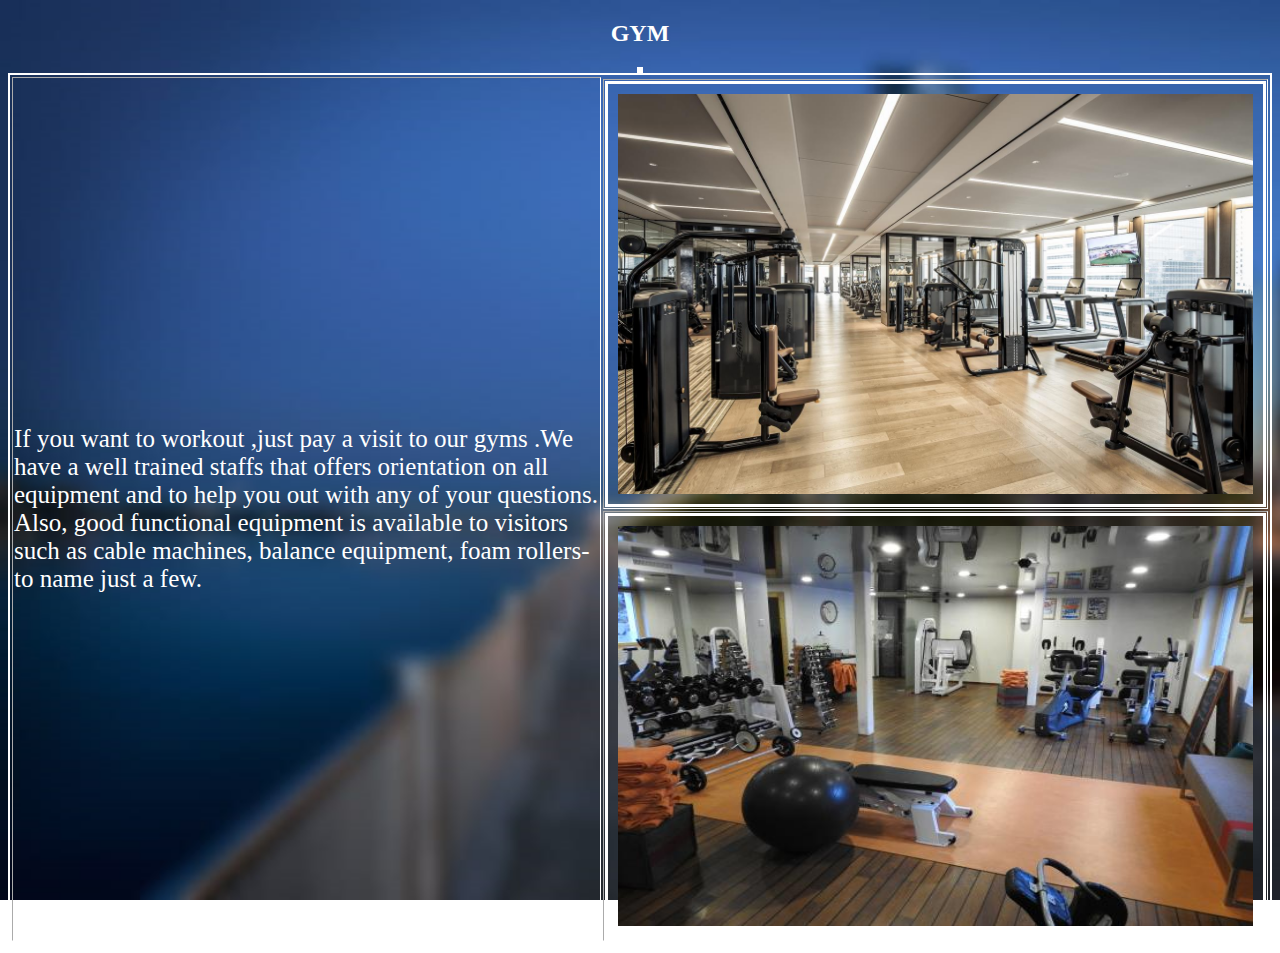
<file: gym.html>
<!DOCTYPE html>
<html>
<head>
    <title>Services</title>
    <link rel="stylesheet" href="Gymstyle.css">
</head>
<body>
<center>
    <h2>GYM</h2>
    <table>
        <table border="2px"><tr>
            <td rowspan="3" style="height: 600px;width:630px "><p>If you want to workout ,just pay a visit to our gyms .We have a well trained staffs that offers orientation on all equipment and to help you out with any of your questions. Also, good functional equipment is available to visitors such as cable machines, balance equipment, foam rollers- to name just a few. </p></td></tr>

            <tr>
                <td style="height: 300px;width:315px"><img src="gym.jpg"></td>

            </tr>

            <tr>
                <td style="height: 300px;width:315px"><img src="fitness 2.jpg"></td>

            </tr>



        </table></table>
</center>
</body>
</html>
</file>
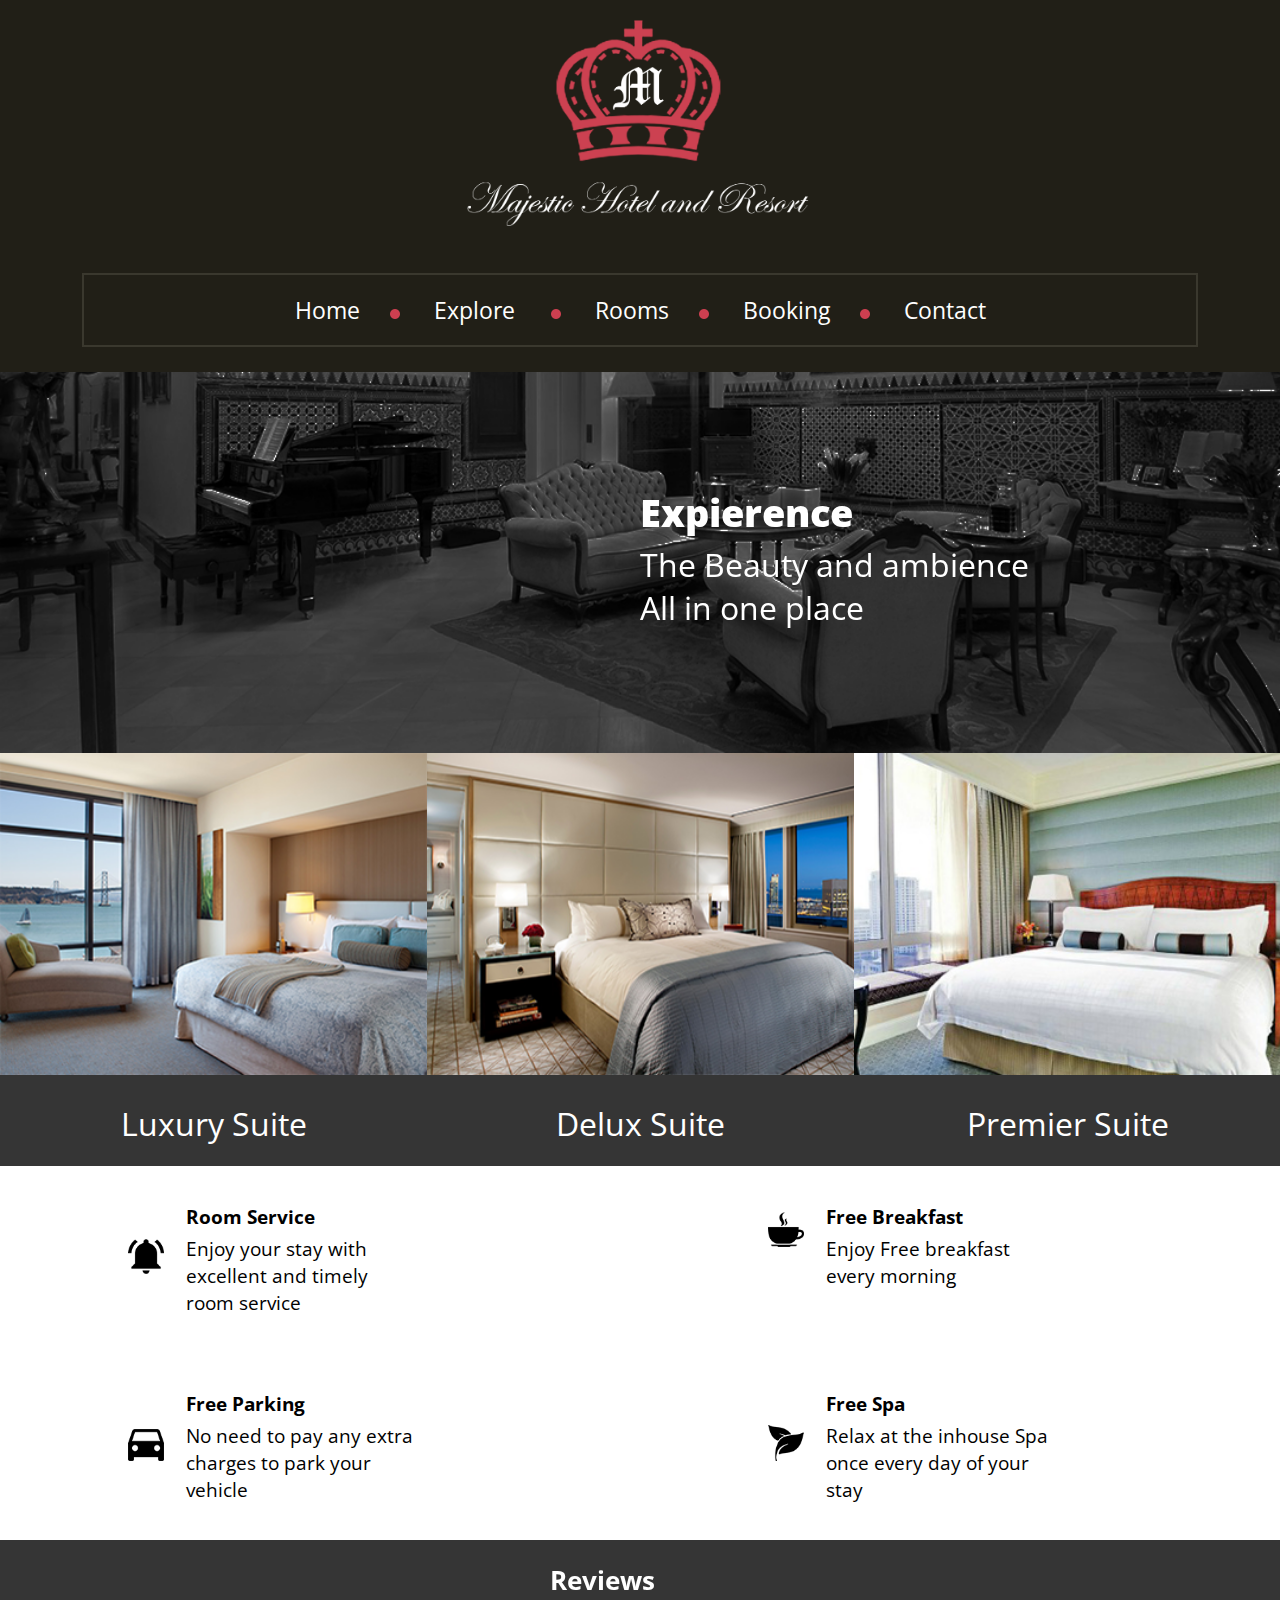
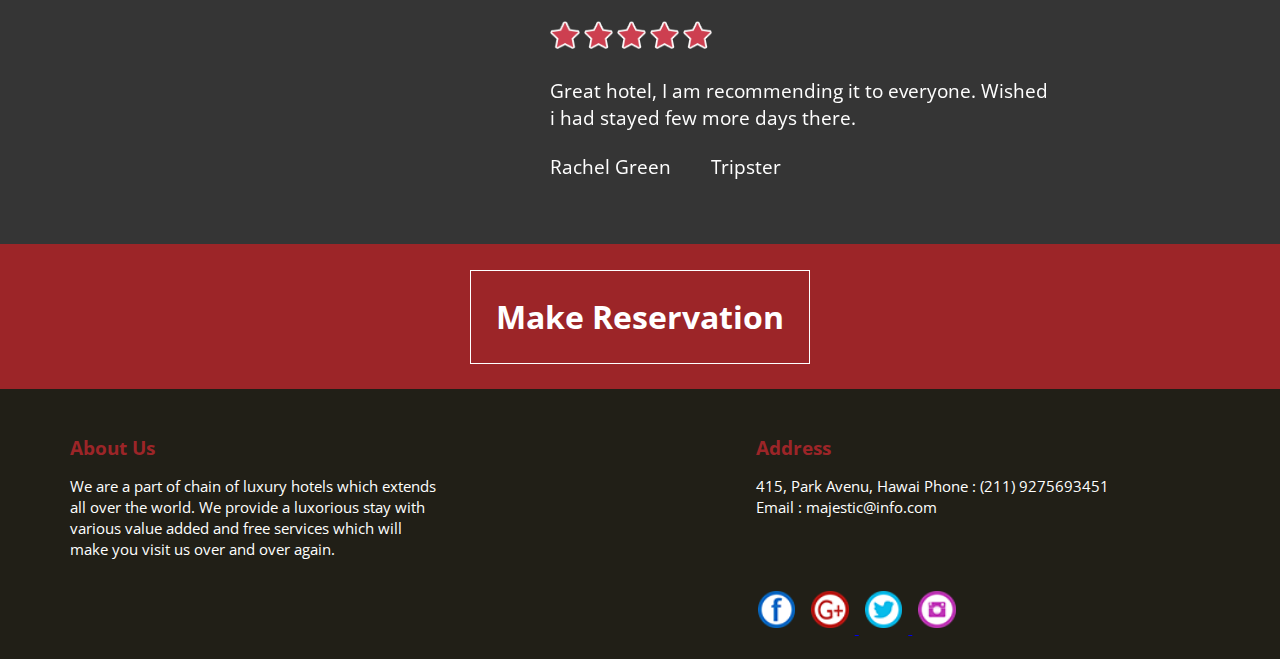
<file: inde.html>
<!DOCTYPE html>
<html>
<head>
    <meta charset="utf-8">
    <title> Magestic Hotel</title>
     <script type="text/javascript" src="https://ajax.googleapis.com/ajax/libs/jquery/3.2.1/jquery.min.js"></script>
     <script type="text/javascript" src="dist/slick.js"></script>
     <script type="text/javascript" src="dist/jquery.scrollUp.js"></script>
  
    <link rel="stylesheet" type="text/css" href="css/main.css">
    <link rel="stylesheet" type="text/css" href="css/slick.css">

    
<!--    <link rel="stylesheet" type="text/css" href="css/slick-theme.css">-->

  
         <script type="text/javascript" src="dist/demo.js"></script>
    <link href="https://fonts.googleapis.com/css?family=Open+Sans" rel="stylesheet">
    
    


    
    </head>
    
<body >  
    <header class="tm-header">
        <img class="tm-logo" src="images/Majestic_Hotel_hd.png" alt="Majestic Hotel">
        <nav class="tm-nav" >
       <div>
            <ul>
                <li class="tm-list"><a href="index.html">Home</a></li>
                <li class="tm-list"><a href="explore.html">Explore </a></li>
                <li class="tm-list"><a href="rooms.html">Rooms</a></li>
                <li class="tm-list"><a href="bb.html">Booking</a></li>
                <li><a href="contact.html">Contact</a></li>
            </ul>    
            </div>
        </nav>
    </header>
    
    <section class="tm-imgslider">
 
    
    <div class="slider single">
					<div><div class="tm-slider"><img class="tm-sliderimage" src="images/main_slider11.png" alt="Majestic Hotel"> 
                        <div class="tm-slidertext">
                        <p class="bold"> Expierence</p>
                        <p class="simple">The Beauty and ambience </p>
                            <p class="simple">All in one place </p></div>
                </div></div>
					<div><div class="tm-slider"><img class="tm-sliderimage" src="images/main_slider12.png" alt="Majestic Hotel"> 
                        <div class="tm-slidertext">
                        <p class="bold"> Expierence</p>
                        <p class="simple">The tranquility </p>
                            <p class="simple">in hotel spa and swimming pool </p></div>
                </div></div>
					<div><div class="tm-slider"><img class="tm-sliderimage" src="images/main_slider13.png" alt="Majestic Hotel"> 
                        <div class="tm-slidertext">
                        <p class="bold"> Expierence</p>
                        <p class="simple">The luxorious interiors </p>
                            <p class="simple">in every hotel room </p></div>
                </div></div>
					<div><div class="tm-slider"><img class="tm-sliderimage" src="images/main_slider14.png" alt="Majestic Hotel"> 
                        <div class="tm-slidertext">
                        <p class="bold"> Expirence</p>
                        <p class="simple">The mesmerizing beach view </p>
                            <p class="simple">from your room's balcony</p></div>
                </div></div>
				
				</div>
        <img src="images/back.png" class="left">
          <img src="images/next.png" class="right">
   </section>
    

    


    
     <section class="slider room flex">
      
                    <div class="tm-rooms">
                        <img  src="images/luxury.png">
                       <a href="rooms.html"> <p class="s">Luxury Suite</p> </a>

                    </div>
                        <div class="tm-rooms">
                        <img  src="images/delux.png">
                            <a href="rooms.html"> <p class="s">Delux Suite</p></a>

                    </div>
                        <div class="tm-rooms">
                        <img  src="images/premier.png">
                            <a href="rooms.html">  <p>Premier Suite</p></a>

                    </div>
                    <div class="tm-rooms">
                        <img  src="images/luxuryroom.png">
                       <a href="rooms.html"> <p class="s">Luxury Room</p> </a>

                    </div>
                        <div class="tm-rooms">
                        <img  src="images/deluxroom.png">
                            <a href="rooms.html"> <p>Delux Room</p></a>

                    </div>
                        <div class="tm-rooms">
                        <img  src="images/premiumroom.png">
                            <a href="rooms.html">  <p>Premier Room</p></a>

                    </div>
            
                  
    </section>

    
    
    
    
    <section class="tm-servicesection">
         <div class="tm-service">
              <img class="tm-serimage" src="images/bell.png">
             <div>
                        <p class="b">Room Service</p>
                        <p> Enjoy your stay with excellent and timely room service </p> </div>
        </div>
        <div class="tm-service">
              <img class="tm-serimage" src="images/coffee.png">
             <div>
                        <p class="b">Free Breakfast</p>
                        <p> Enjoy Free breakfast every morning</p> </div>
        </div>
    </section>
    <section class="tm-servicesection">

        <div class="tm-service">
              <img class="tm-serimage" src="images/car-front.png">
             <div>
                        <p class="b">Free Parking</p>
                        <p> No need to pay any extra charges to park your vehicle </p> </div>
        </div>
        <div class="tm-service">
              <img class="tm-serimage" src="images/spa.png">
             <div>
                        <p class="b">Free Spa</p>
                        <p> Relax at the inhouse Spa once every day of your stay </p> </div>
        </div>

    </section>
    
    
    
    
    
    <section class="tm-reviewsection">
         
        <div class="tm-review ">
            <div class="slider review">
            <div class="tm-revcon">
        <p class="b"> Reviews</p>
            <div class="tm-stars">
                 <img src="images/star.png">
                 <img src="images/star.png">
                 <img src="images/star.png">
                 <img src="images/star.png">
                 <img src="images/star.png">
            </div>
                <div class="tm-rev">
        <p> Great hotel, I am recommending it to everyone. Wished i had stayed few more days there.</p>  <br/>
        <p> Rachel Green &nbsp&nbsp&nbsp&nbsp&nbsp&nbsp Tripster</p> </div>
 
                </div>
            
            <div class="tm-revcon">
        <p class="b"> Reviews</p>
            <div class="tm-stars">
                 <img src="images/star.png">
                 <img src="images/star.png">
                 <img src="images/star.png">
                 <img src="images/star.png">
                 <img src="images/star.png">
            </div>
                <div class="tm-rev">
        <p> Nice hotel, I had a wonderful expeirence and there are plenty of amenities. </p>  <br/>
        <p> Ross Geller &nbsp&nbsp&nbsp&nbsp&nbsp&nbsp Visitor</p> </div>
 
                </div>
            
           
            <div class="tm-revcon">
        <p class="b"> Reviews</p>
            <div class="tm-stars">
                 <img src="images/star.png">
                 <img src="images/star.png">
                 <img src="images/star.png">
                 <img src="images/star.png">
                 <img src="images/star.png">
            </div>
                <div class="tm-rev">
        <p> Great hotel, Great food enough said. </p>  <br/>
        <p> Joey Tribiani &nbsp&nbsp&nbsp&nbsp&nbsp&nbsp Actor</p> </div>
 
                </div>    
                
                
            <div class="tm-revcon">
        <p class="b"> Reviews</p>
            <div class="tm-stars">
                 <img src="images/star.png">
                 <img src="images/star.png">
                 <img src="images/star.png">
                 <img src="images/star.png">
                 <img src="images/star.png">
            </div>
                <div class="tm-rev">
        <p> Very nice hotel enjoyed the spa and as a masseuse I recommend it. </p>  <br/>
        <p> Pheobe Buffay &nbsp&nbsp&nbsp&nbsp&nbsp&nbsp Traveller</p> </div>
 
                </div>   
                
                <div class="tm-revcon">
        <p class="b"> Reviews</p>
            <div class="tm-stars">
                 <img src="images/star.png">
                 <img src="images/star.png">
                 <img src="images/star.png">
                 <img src="images/star.png">
                 <img src="images/star.png">
            </div>
                <div class="tm-rev">
        <p> Nice, calm and clean just the way I like it. </p>  <br/>
        <p> Monica Geller &nbsp&nbsp&nbsp&nbsp&nbsp&nbsp Tripster</p> </div>
 
                </div>    
                
                       <div class="tm-revcon">
        <p class="b"> Reviews</p>
            <div class="tm-stars">
                 <img src="images/star.png">
                 <img src="images/star.png">
                 <img src="images/star.png">
                 <img src="images/star.png">
                 <img src="images/star.png">
            </div>
                <div class="tm-rev">
        <p> Knock knock whose there ? ... a satisfied customer. </p>  <br/>
        <p> Chandler Bing &nbsp&nbsp&nbsp&nbsp&nbsp&nbsp Visitor</p> </div>
 
                </div>  
                
            </div>
            

        </div>
    </section>
    
    
    <section class="tm-makeres">
    <div class="tm-res">
       <div class="tm-resbutton">
           <a href="bb.html"> <p>Make Reservation</p></a>
        </div>
        </div>
    </section>
    
    <footer class="tm-footer">
        <div class="tm-us">
        <p class="bold">About Us</p>
        <p>We are a part of chain of luxury hotels 
            which extends all over the world. We 
            provide a luxorious stay with various value
            added and free services which will make
            you visit us over and over again.</p>    
        </div>
       
        <div class="tm-address">
        <p class="bold">Address</p>
        <p>415, Park Avenu, Hawai
            Phone : (211) 9275693451
            Email : majestic@info.com</p>    
        </div>
        <br/>
    <div class="tm-media">
        <a href="#"> <img src="images/fb.png"></a>
        <a href="#"> <img src="images/G.png"> </a>
        <a href="#"> <img src="images/twittr.png"> </a>
        <a href="#">  <img src="images/insta.png"> </a>
        
        </div>
       
<!--    <a  href="#top">  <img class="tm-up" src="images/up.png"> </a>-->
        
      
    </footer>
</body>
</html>
</file>
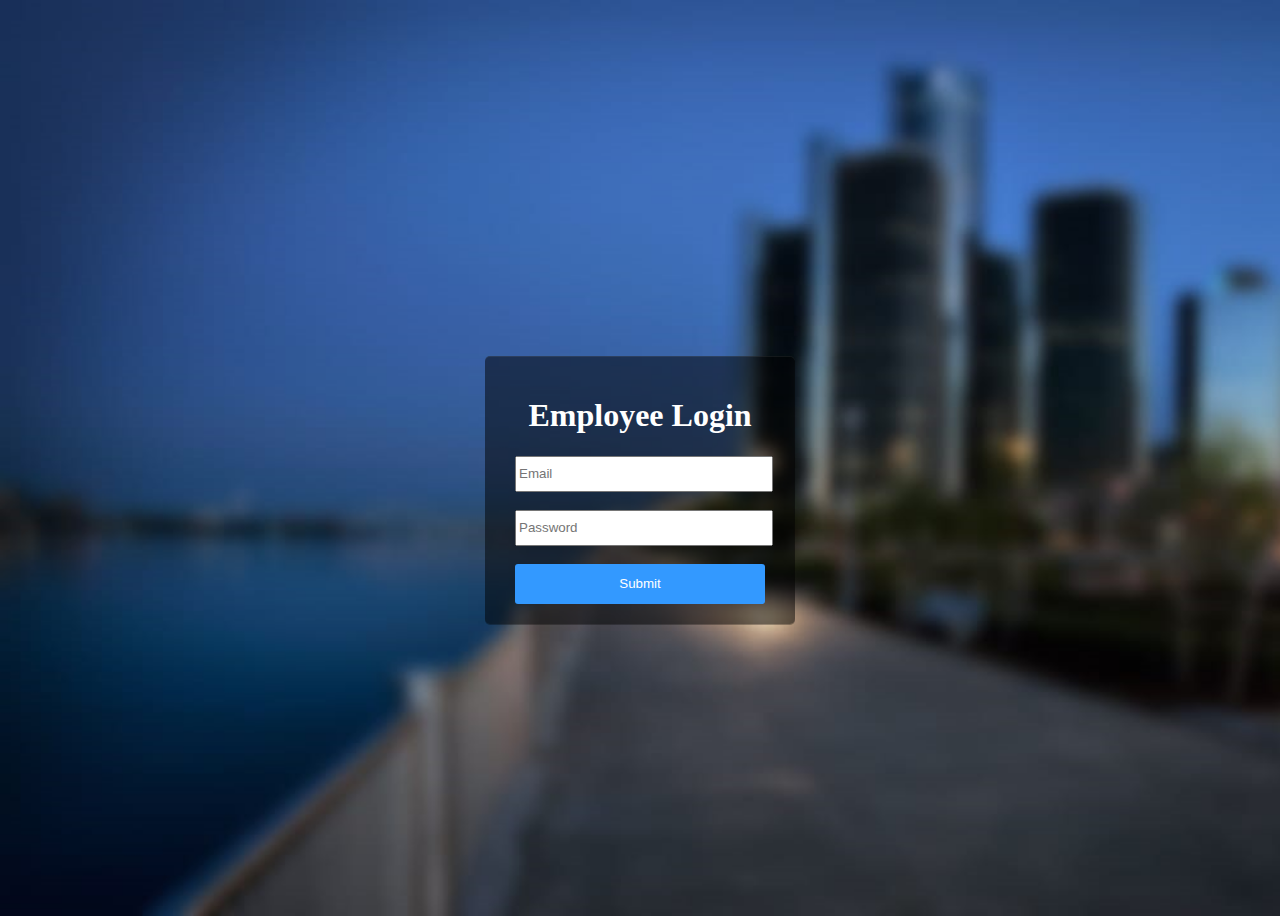
<file: login.html>
<!DOCTYPE html>
<html>
<head><title>Login form</title></head>
<body>
<style>
body{

    min-height: 100vh;
    background-image: url(background.jpg);
    background-size: cover;
    display: flex;
    justify-content: center;
    align-items: center;
   
}
.login {

  width: 250px;
  position: absolute;
  top: 60%;
  left: 50%;
  margin: -184px 0px 0px -155px;
  background: rgba(0,0,0,0.5);
  padding: 20px 30px;
  border-radius: 5px;
  box-shadow: 0px 1px 0px rgba(0,0,0,0.3),inset 0px 1px 0px rgba(255,255,255,0.07)
}

h1{
 color:white;
}
input{
 width:250px;
 height:30px;
}
input[type="submit"]{
   background: #3399ff;
  border: 0;
  width: 250px;
  height: 40px;
  border-radius: 3px;
  color: white;
  cursor: pointer;
  transition: background 0.4s linear;
}
</style><center>
<div class="login">
<form action="insertdata.php" method="POST">
<h1>Employee Login</h1>
<input type="email" name="email" id="email" placeholder="Email" required><br><br>
<input type="password" name="password" id="password" placeholder="Password" pattern="[a1b2@c3]{7}" required><br><br>
<input type="submit" name="submit" id="submit" placeholder="Login">
</form>
</div>
</body>
</html>
</file>
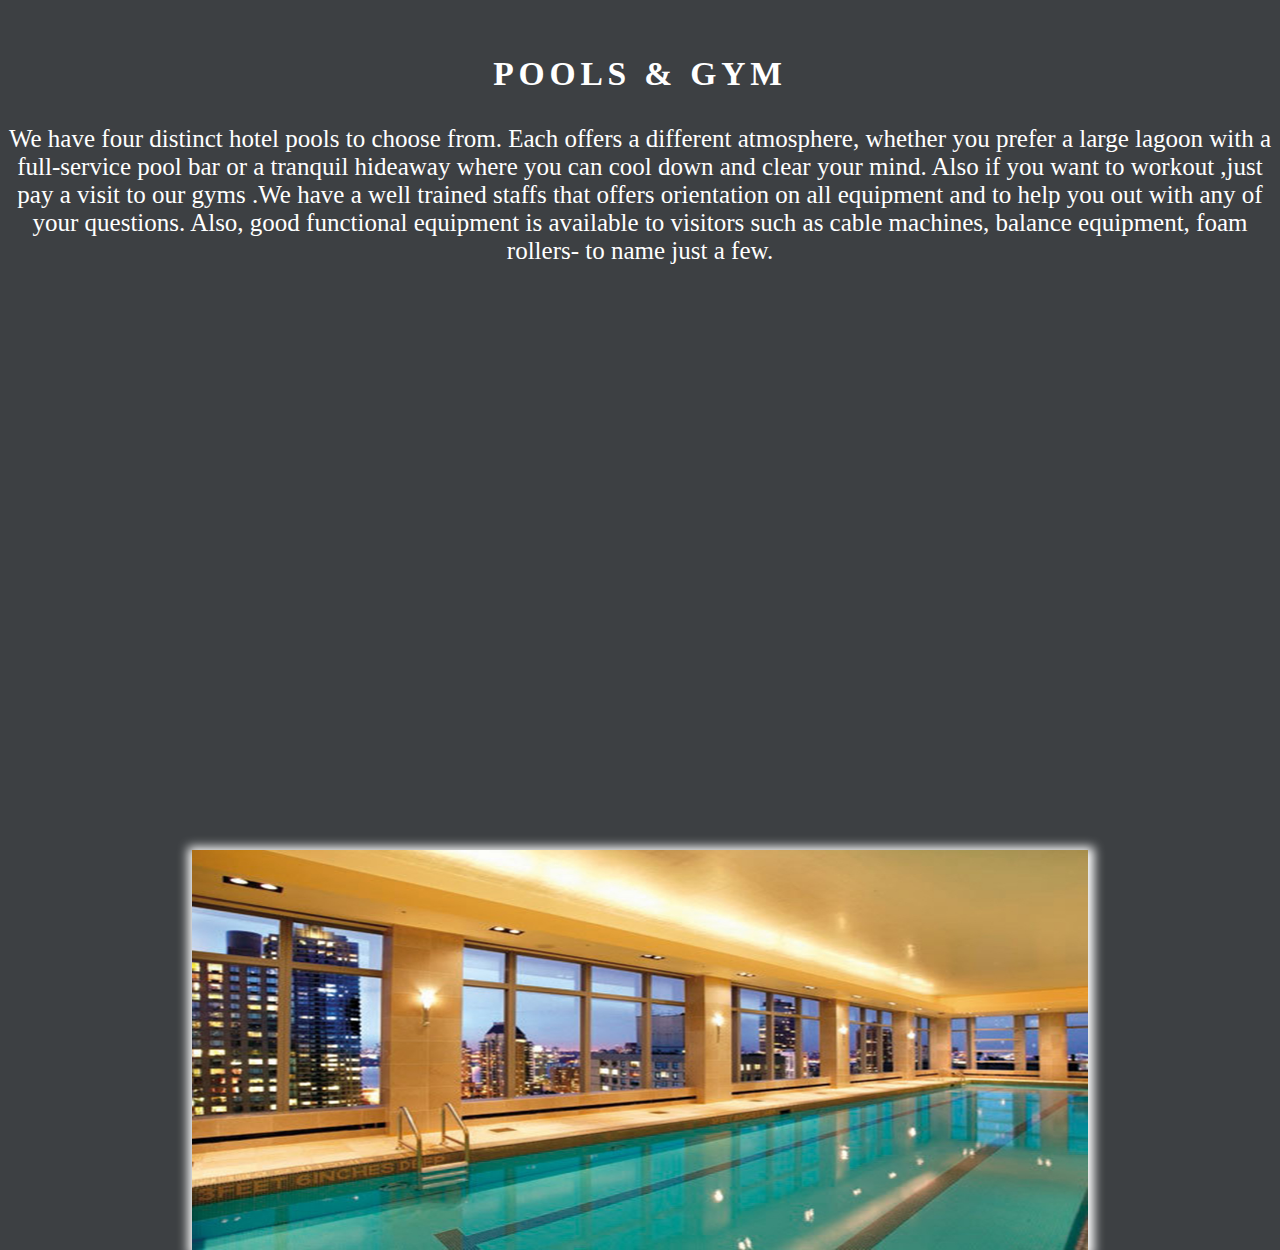
<file: poolgym.html>
<html>
<head>
    <title>Services</title>
    <link rel="stylesheet"  href="poolgym.css">
</head>
<body>
<center>
    <h2>POOLS & GYM</h2><p>We have four distinct hotel pools to choose from. Each offers a different atmosphere, whether you prefer a large lagoon with a full-service pool bar or a tranquil hideaway where you can cool down and clear your mind. Also if you want to workout ,just pay a visit to our gyms .We have a well trained staffs that offers orientation on all equipment and to help you out with any of your questions. Also, good functional equipment is available to visitors such as cable machines, balance equipment, foam rollers- to name just a few.</p>
    <div class="menu">
        
    </div>

</center>
</body>
</html>
</file>
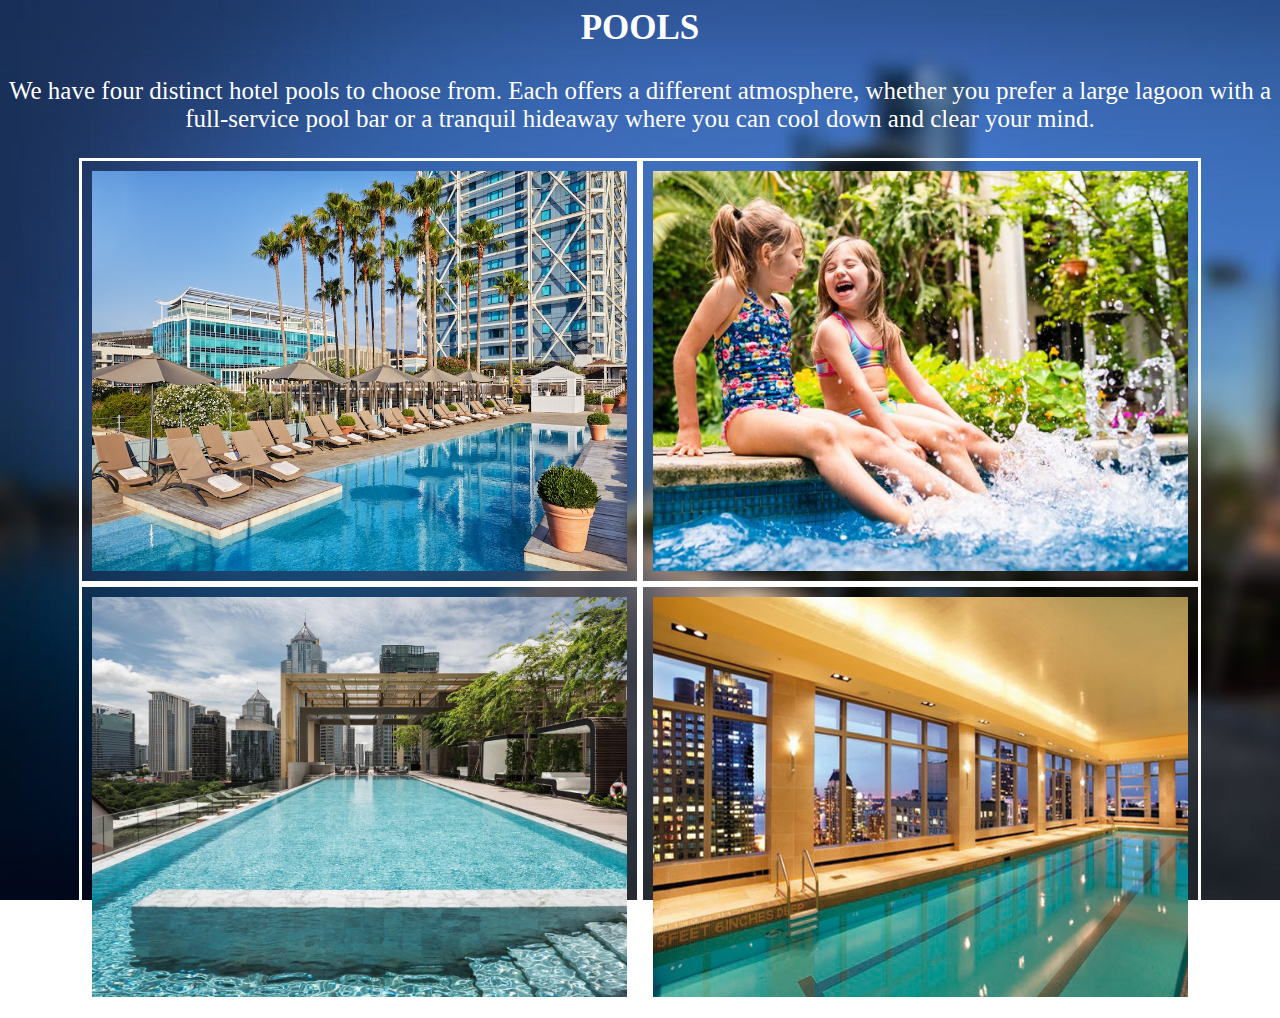
<file: Pools.html>
<html>
<head>
    <title>Services</title>
    <link rel="stylesheet"  href="Poolstyle.css">
</head>
<body>
<center>
    <h2>POOLS</h2><p>We have four distinct hotel pools to choose from. Each offers a different atmosphere, whether you prefer a large lagoon with a full-service pool bar or a tranquil hideaway where you can cool down and clear your mind.</p>
    <div class="menu">
        <div class="menu-1"><img src="1pools2.jpg"></div>
        <div class="menu-1"><img src="1pools3.jpg"></div>
        <div class="menu-1"><img src="1pools1.jpg"></div>
        <div class="menu-1"><img src="1pools.jpg"></div>

    </div>

</center>
</body>
</html>
</file>
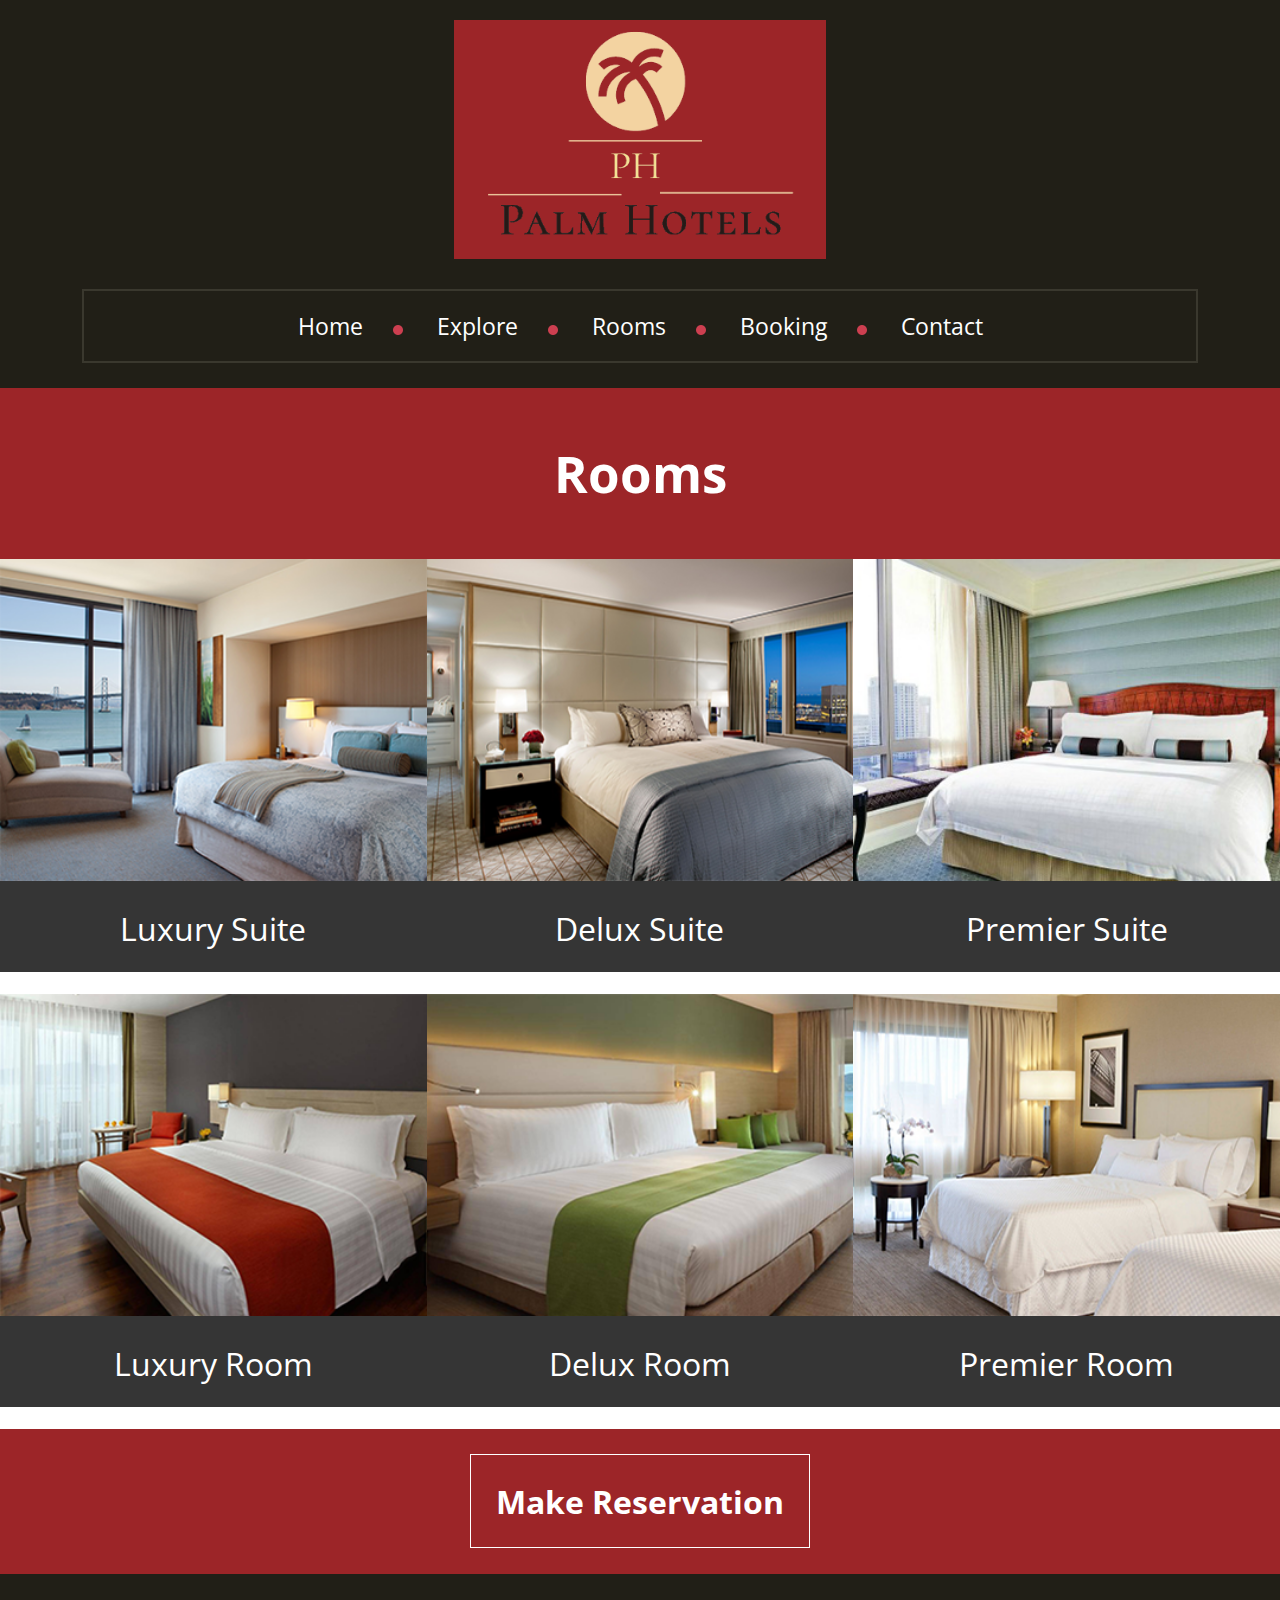
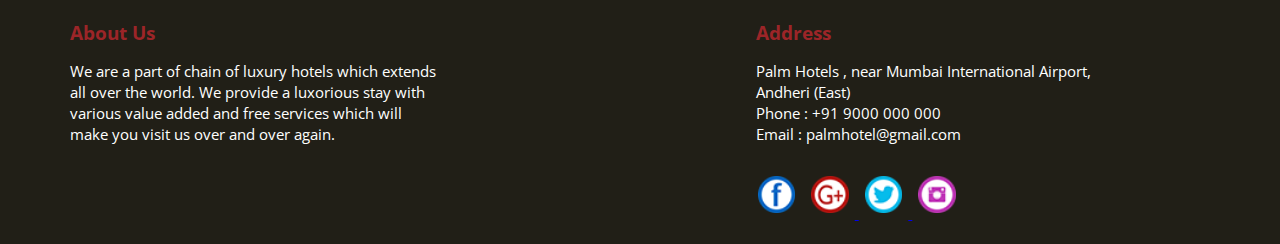
<file: rooms.html>
<!DOCTYPE html>
<html>
<head>
    <meta charset="utf-8">
    <title> Magestic Hotel</title>
    <link rel="stylesheet" type="text/css" href="css/main.css">
    <link href="https://fonts.googleapis.com/css?family=Open+Sans" rel="stylesheet">
    
     <script type="text/javascript" src="https://ajax.googleapis.com/ajax/libs/jquery/3.2.1/jquery.min.js"></script>
<script type="text/javascript" src="dist/jquery.scrollUp.js"></script>
 <script type="text/javascript" src="dist/demo.js"></script>
    
    </head>
    
<body>
    <header class="tm-header">
        <img class="tm-logo" src="logo.png" alt="Majestic Hotel">
        <nav class="tm-nav">
       <div>
            <ul>
                <li class="tm-list"><a href="index.html">Home</a></li>
                <li class="tm-list"><a href="explore.html">Explore</a></li>
                <li class="tm-list"><a href="rooms.html">Rooms</a></li>
                <li class="tm-list"><a href="booknow.html">Booking</a></li>
                <li><a href="contact.html">Contact</a></li>
            </ul>    
            </div>
        </nav>
    </header>
    
    
    <section class="tm-main">
           <p>Rooms</p>
    </section>
    
    
      <section class="tm-roomsection">
                    <div class="tm-room1">
                        <div class="tm-trans"> <div><p>2 Bed</p><p>Complimentary liquor</p><p>Free Wifi</p> </div>
                        
                        <div><p>Only for</p><p class="bold">$ 1999.99</p> </div></div>
                        
                        
                        <img class="tm-roomimage" src="images/luxury.png">
                     <p class="s">Luxury Suite</p>

                    </div>
                        <div class="tm-room1">
                            <div class="tm-trans"> <div><p>2 Bed</p><p>Luxorious interior</p><p>Free Wifi</p> </div>
                        
                        <div><p>Only for</p><p class="bold">$ 1599.99</p> </div></div>
                    
                            
                        <img class="tm-roomimage" src="images/delux.png">
                            <p>Delux Suite</p>

                    </div>
                        <div class="tm-room1">
                            
                            <div class="tm-trans"> <div><p>2 Bed</p><p>Scenic View</p><p>Free Wifi</p> </div>
                        
                        <div><p>Only for</p><p class="bold">$ 1299.99</p> </div></div>
                        
                            
                        <img class="tm-roomimage" src="images/premier.png">
                             <p>Premier Suite</p>

                    </div>
    </section>
    <br/>
     <section class="tm-roomsection">
                    <div class="tm-room1">
                        
                        <div class="tm-trans"> <div><p>2 Bed</p><p>Free wifi</p><p>Fresh towels</p> </div>
                        
                        <div><p>Only for</p><p class="bold">$ 999.99</p> </div></div>
                        
                        
                        <img class="tm-roomimage" src="images/luxuryroom.png">
                     <p class="s">Luxury Room</p>

                    </div>
                        <div class="tm-room1">
                            
                            <div class="tm-trans"> <div><p>2 Bed</p><p>Fresh towels</p><p>Less costly</p> </div>
                        
                        <div><p>Only for</p><p class="bold">$ 599.99</p> </div></div>
                        
                            
                        <img class="tm-roomimage" src="images/deluxroom.png">
                            <p>Delux Room</p>

                    </div>
                        <div class="tm-room1">
                            
                            <div class="tm-trans"> <div><p>1 Bed</p><p>Fresh towels</p><p>Less costly</p> </div>
                        
                        <div><p>Only for</p><p class="bold">$ 399.99</p> </div></div>
                        
                            
                        <img class="tm-roomimage" src="images/premiumroom.png">
                             <p>Premier Room</p>

                    </div>
    </section>
       <br/>
    
    
    
     <section class="tm-makeres">
    <div class="tm-res">
       <div class="tm-resbutton">
           <a href="booknow.html"> <p>Make Reservation</p></a>
        </div>
        </div>
    </section>
    
    
    
    <footer class="tm-footer">
        <div class="tm-us">
        <p class="bold">About Us</p>
        <p>We are a part of chain of luxury hotels 
            which extends all over the world. We 
            provide a luxorious stay with various value
            added and free services which will make
            you visit us over and over again.</p>    
        </div>
       
        <div class="tm-address">
        <p class="bold">Address</p>
        <p>Palm Hotels , near Mumbai International Airport, Andheri (East) </p>
        <p> Phone : +91 9000 000 000</p> 
        <p>Email : palmhotel@gmail.com</p>    
        </div>
        
    <div class="tm-media">
        <a href="#"> <img src="images/fb.png"></a>
        <a href="#"> <img src="images/G.png"> </a>
        <a href="#"> <img src="images/twittr.png"> </a>
        <a href="#">  <img src="images/insta.png"> </a>
        
        </div>
<!--        <a href="#">  <img class="tm-up" src="images/up.png"> </a>-->
    </footer>
    

    
    </body>
    
</html>
</file>
<file: css/main.css>
*{
    margin: 0;
    padding: 0;
    box-sizing: border-box;
    font-family: 'Open Sans', sans-serif;
}

.tm-header{
    background: #211f17;
    display: block;
    padding: 20px;
    
}

.tm-logo{
    align-content: center;
    display: block;
    margin: 0 auto;
    width: 30%;
}

.tm-nav{
   max-width: 90%;
       border: 2px solid #3a382e;
    display: block;
  
    margin: 30px auto 5px auto;
  
}

.tm-nav div
{
    display: table;
    padding: 10px;
    margin: 0px auto;
}

.tm-nav div ul li{
    display:inline-block;  
   
}


.tm-nav div ul li a{
    font-size: 1.8vmax;
    padding: 10px 30px;
    text-decoration: none;
    color: #fff;
    line-height: 50px;
    
    
}
.tm-nav div ul li a:hover{
    
    color: #ec3c6a;
}

.tm-list::after{
    content: url("../images/circle.png");
  
   
}

/*header ends here and sections start*/


/* slider */

.tm-slider{
    position: relative;
}


.tm-sliderimage{
    width: 100%;
   display: block;
   
   
}
.bold{
    padding-bottom: 5px;
    font-size: 3vw;  
    font-weight: 900;
}
.simple{
    font-size: 2.5vw;  
}

.tm-slidertext{
 position: absolute; 
   top: 30%; 
  left: 50%;     
    color: #fff;
}


/* room */


.tm-rooms:focus {
    outline: none;
}
.tm-rooms a:focus {
    outline: none;
}

.tm-rooms{
    display: block;
    background: #353535;
    max-width: 33.33%;
    width: 33.33%;
}


.tm-rooms img{
    max-width: 100%;
    width: 100%;
}



.tm-rooms p{
    font-size: 2.5vw;
    color: #fff;
    text-align: center;
padding: 5%;

  
}

.tm-rooms a{
    text-decoration: none;
}

.tm-rooms a p:hover{
    color: #ec3c6a;


}

.s{
    padding-bottom: 1%;
}

.flex{
    display: flex;
}


/* services */

.tm-service{
    max-width: 30%;
    width: 30%;
    margin: 1.5% 12% 1.5% 10%;  
}

.tm-servicesection{
    display: flex;
}

.tm-serimage{
    display: inline-block;
    max-width: 20%;
    width: 10%;
    height: auto;
padding-bottom: 10%;


}

.tm-service div{
    display: inline-block;

    max-width: 75%;
    padding: 5%;
}

.tm-service p{
    font-size: 1.5vmax;
    
}
.tm-service .b{
    padding-bottom: 2%;
    font-weight: 700;
}


/* review */



.tm-review{
    background: #353535;
    padding-bottom: 5%;
    
}

.tm-review::after{
    content:" ";
    display: block;
    clear: both;
}

.tm-revcon{
    float: left;
    padding-left: 5%;
    max-width: 65%;
}

.tm-revcon .b{
    padding: 3% 0 3% 5%;
    font-size: 2vw;
    font-weight: 700;
}

.tm-revcon p{
    font-size: 1.5vw;
    color: #fff;
}

.tm-rev{
    padding: 3% 0 0% 5%;
   max-width: 70%;
 
}




.tm-stars{
 display: block;
    padding-left: 5%;
}
.tm-stars img{
    width: 4%;
    height: auto;
}



/* Make reservation */

.tm-res{
    background: #9c2528;
    padding: 2%;
}


.tm-resbutton p{
    display: table;
    max-width: 30%;
    margin: 0 auto;
    font-size: 2.5vw;
     padding: 2%;
    color: #fff;
    font-weight: 700;
    border: 1px solid #fff;
    transition: 0.3s ease-in-out;
   
}
.tm-resbutton a{
     text-decoration: none;

}

.tm-resbutton p:hover{
    color: #9c2528;
    background: #fff;
}



/* footer */

.tm-footer{
     background: #211f17;
    display: block;
    padding: 20px;
    position: relative;

}

.tm-us{
    display: inline-table;
    max-width: 30%;
    width: 30%;
    margin: 2% 0 2% 4%
}

.tm-address{
    display: inline-table;
    max-width: 30%;
    width: 30%;
     margin: 2% 0 2% 25%
}

.tm-us .bold, .tm-address .bold{
    color: #9c2528;
    font-size: 1.5vw;
    font-weight: 700;
    padding-bottom: 4%;
}

.tm-us p, .tm-address p{
    color: #fff;
    font-size: 1.2vw;
}

.tm-media{
   display: inline;
    margin: 0 0 0 59%;
 

}
.tm-media img{
  margin: 0.5%;
    width: 3%;
    height: auto;
    
}

.tm-up
{
    position: absolute;
    top: 20%;
    right: 3%;
    width: 3%;
    height: auto;
    
}

.tm-review:focus{
    outline: none;
}

.tm-revcon:focus{
    outline: none;
}


/* Explore page */

.tm-main{
      background: #9c2528;
    padding: 2%;
}

.tm-main p{
    display: table;
    max-width: 30%;
    margin: 0 auto;
    font-size: 4vw;
     padding: 2%;
    color: #fff;
    font-weight: 700;
}


/* Explore sections */

.tm-exp1, .tm-exp2{
    background: #353535;
}

.tm-exp1::after{
    content:" ";
    display: block;
    clear: both;
}

.tm-exp2::after{
    content:" ";
    display: block;
    clear: both;
}


.tm-exp1 p{
    float: right;
    padding: 7% 2%;
    max-width: 30%;
    font-size: 3.5vw;
    color: #fff;
}

.tm-exp2 p{
    float: left;
    padding: 10% 2%;
    margin: 0 5%;
    text-align: center;
    max-width: 30%;
    font-size: 3.5vw;
    color: #fff;
}

.tm-exp1 img{
    display: block;
    float: left;
    max-width: 60%;
    width: 60%;
    height: auto;
    
}

.tm-exp2 img{
    display: block;
    float: right;
    max-width: 60%;
    width: 60%;
    height: auto;
    
}


.tm-expsection::after{
  content: ".";
     font-size: xx-small;
    visibility: hidden;
}



/* rooms page */

.tm-roomsection{
    display: flex;
}

.tm-room1{
    max-width: 33.33333%;
    width: 33.333333%;
    background: #353535;
    
display: inline-block;
    margin: 0px;
    position: relative;
}

.tm-room1 p{
    font-size: 2.5vw;
    color: #fff;
    text-align: center;
    padding: 5%;
    z-index: 2;
    position: relative;
}


.tm-roomimage{
    max-width: 100%;
    width: 100%;    
}

.tm-trans{
    display: inline-block;
    position: absolute;
    top: 78%; /*78*/
   color: #fff;
     max-width: 100%;
    width: 100%;
    height: 0%; /*0*/
     background: rgba(53, 53, 53,0.7);
    opacity: 0; /*0*/
}

.tm-trans p{
    font-size: 1.8vw;

}
.tm-trans div{
    display: inline-table;
    width: 40%;
    max-width: 40%;
    margin: 2%;
}

.tm-trans div .bold{
    color: #9c2528;

}


.tm-room1:hover .tm-trans{
 
    top:30%;
   
    transition: top 1s, opacity 1s, height 1s;
       opacity: 1;
     height: 50%;
    z-index: 1;
}



/* booking */

.tm-booking
{
     background: #353535;
    position: relative;
}
.tm-form1, .tm-form2{
   
    padding: 2% 5%;
    
}

 div.vertical-line{
      width: 0.15%; 
      background-color:  #9c2528; 
      height: 90%; 
      position: absolute;
         top: 6%;
    left: 50%;
    }

.tm-form1{
    float:left;
/*
    max-width: 39.5%;
    width: 39.5%;
*/
    
     max-width: 40%;
    width: 40%;
    
    
}

.tm-form2{
    float:right;
/*
    max-width: 39.5%;
    width: 39.5%;
*/
    
    
     max-width: 40%;
    width: 40%;
   
}

input, select, textarea,
input::-webkit-input-placeholder {
    font-size: 2vw;
}

input, select, textarea{
    color: #9c2528;
}

input::-webkit-input-placeholder{
    color: #f17c94;
}

textarea::-webkit-input-placeholder{
    color: #f17c94;
}


label{
     font-size: 2vw;
    color: #fff;
    font-weight: 700;
}


.tm-booking::after{
    content:" ";
    display: block;
    clear: both;
}

input[type=text]:nth-child(1),input[type=email],textarea{
    display: block;
    margin: 5%;
    padding: 1% 3%;
    width: 80%;
   
}

textarea {
    max-width: 80% ;
    resize: none;
    
}

#rooms{
    display: inline-block;
    margin: 5%;
    padding: 1% 3%;
    width: 55%;
}

#inlinelable{
    display: inline-block;
    margin: 5%;
    
}




.tm-num1, .tm-num2{
    display: inline-block;

    max-width: 39%;
    width: 39%;
    margin: 5%;
}

#number1 , #number2{
    width:30%;
    padding: 3% 8%;
    margin-top: 5%;
  
    text-align: center;
}


.range{
    font-size: 2vw;
    margin-top: 5%;
    margin-bottom: 50%;
    padding: 1% 3%;
    width: 70%;
}


input[type=submit]{
    display: block;
    background: #353535;
    padding: 1% 3%;
     color: #fff;
    border: 1px solid #fff;

 

}

#sub{
     margin-left: 70%;
  
}

#sub2{
     margin-left: 5%;
  
}

input[type=submit]:hover{
    color: #9c2528;
    border: 1px solid #9c2528;
}

input[type=submit]:focus{
    outline: none;
}

.arrival {
    display: block;
    margin-top: 5%;
}

.here {
    display: inline-block;
    margin-top: 5%;
    font-size: 2vw;
    color: #fff;
    font-weight: 700;
}


#place{
     margin-top: 5%;
    margin-left: 3%;
    width:5%;
    max-width: 5%;
}



#map{
    margin-top: 5%;
   height: 335px;
    width: 80%;
}









.tm-imgslider{
    position: relative;
}

.left, .right{
    position: absolute;
    width: 1.5%;
    max-width: 1.5%;
    padding-top: 10%;
    padding-bottom: 10%;
    padding-left: 2%;
    padding-right: 2%;
     opacity:0;
   
}

.left:hover, .right:hover{
     opacity:1;
    -webkit-transition: opacity .25s ease-in-out .0s;
    transition: opacity .25s ease-in-out .0s;
}

.left{
    top: 10%;
    left: 1%;
}

.right{
    top: 10%;
    right: 1%;
}








::-webkit-scrollbar { 
    display: none; 
}



#scrollUp {
  bottom: 100px;
  right: 40px;
  padding: 1%;
  background: #211f17;
    border : 3px solid;
  color: #fff;
   opacity: 0.7;
    border-radius: 50%;
    font-size: 1.5vw;
        width: 1.5%;
        text-align: center;
    
}
</file>
<file: index9.css>
*{margin:0;padding:0;box-sizing:border-box; font-family: 'Mandali', sans-serif;}

a{ text-decoration:none; }

a:hover{text-decoration: none;}

li{ list-style: none; }

html {
  scroll-behavior: smooth;
}

body{
	max-width: 100%;
	overflow-x: hidden;
}

p{
	font-size: 0.9rem;
	line-height: 1.6;
	font-weight: 400;

}
h2{
	font-size: 90rem;
	margin:20px 0 15px 0; 
	font-weight: bold;
	word-spacing: 4px;
}
.header{
   width: auto;
   height: 100vh;
   background-image: url("./accom_back.jpeg");
    background-repeat: no-repeat;
   background-size: cover;
}

@media only screen and (max-width: 768px) {
    .header { 
        background-image: url('accom_back2.jpeg'); 
   }
}
.navbar:before{
	content: "";
	position:absolute;
	top: 50%;
	left:0;
	right: 0;

}

.navbar-toggler {
    padding: .25rem .75rem;
    font-size: 1.25rem;
    line-height: 1;
    background-color: black;
    border: 1px solid transparent;
    border-radius: .25rem;
}

.nav-item a{
	color:#000000;
	font-weight: bold;
}
.navbar-brand{
	color:#000000;
	font-weight:bold;
}
.header-section{
	width: 100%;
	height:inherit;
	color: black;
	text-align:center;
	position:relative;
}
.center-div{
	width:100%;
	height:auto;
	position: absolute;
	top: 50%;
	left: 50%;
	transform: translate(-50%,-45%);
	-ms-transform: translate(-50%,-45%);
	-webkit-transform: translate(-50%,-45%);
}
.header-buttons a{
	border:1px solid #fff;
	border-radius: 100px;
	margin:0 5px;
	padding: 12px 35px;
	outline:none;
	color:#000000;
	font-size: 1rem;
	font-weight: 400;
	line-height:1.4;
	text-align: center;

}

.header-buttons a:hover{
	color:#000000;
	text-decoration: none;
	box-shadow: 0 0 20px 0 rgba(0,0,0,0.3);
}
.center-div p{
	font-size:1.3rem;
	padding: 10px 0 20px 0;

}

.astext {
    background:none;
    border:none;
    margin:0;
    padding:0;
    cursor: pointer;
    overflow-y: scroll;
    scroll-behavior: smooth;
}

/********************** pricing css start *********************/
.pricing{
	width: 100%;
	height: 100vh;
	padding: 50px;
	padding-top: 20px;
	position: relative;

}
.pricing:before{
	content: "";
	position: absolute;
	top: 0%;
	bottom: 0%;
	left:0;
	right:0;
	z-index: -1;
	background:linear-gradient(180deg, #000000 80%,#fff 55%);
}
.money{
	font-size:40px;
	line-height:1;
	color:#000000;
}
.card{
	transition:0.4s ease;
}

.card-header{
	font-size: 1.6rem;
	font-weight: bold;
	background:#E0AA3E!important;
	padding: 25px 9!important;
}

.card-body{
	padding: 30px 0px!important;
}
.card-body li{
	margin:10px 0;
	font-weight: 400;
	font-size: 15px;
	line-height:1.6;
	color: #000000;
}
.card-footer{
	background:white!important;
	padding:30px 0px !important;
}
.card-footer a{
	border:1px solid #fff;
	border-radius: 100px;
	margin:0 5px;
	padding: 12px 35px;
	outline:none;
	color:#000000;
	font-size: 1rem;
	font-weight: 400;
	line-height:1.4;
	text-align: center;

}

.card-footer a:hover{
	color:#000000;
	text-decoration: none;
	box-shadow: 0 0 30px 0 rgba(0,0,0,0.3);
}

.card-footer{
	font-size: 1.6rem;
	font-weight: bold;
	background:#E0AA3E!important;
	padding: 25px 9!important;
}
.card:hover{
	transform: translatey(-10px);
	box-shadow: 0 0 30px 0 rgba(0,0,0,0.3);
}
.card:hover,card-header,.card:hover {
	color:#fff;
}
.card-second{
	transform: translatey(-10px);
	box-shadow: 0 0 30px 0 rgba(0,0,0,0.3);
}
.card-body{
	color:#606060;
}


/********************** pricing css start *********************/
ul {
  list-style-type: none;
  margin: 0;
  padding: 0;
  overflow: hidden;
  background-color: #333;
}

li {
  float: left;
}

li a, .dropbtn {
  display: inline-block;
  color: white;
  text-align: center;
  padding: 14px 16px;
  text-decoration: none;
  transition: 0.3s ease-in-out;
}

li a:hover, .dropdown:hover .dropbtn {
  background-color: #ac5758;
  text-decoration: none;
  color: #ffffff;
}

li.dropdown {
  display: inline-block;
}

.dropdown-content {
  
  position: absolute;
  background-color: #f9f9f9;
  min-width: 160px;
  box-shadow: 0px 8px 16px 0px rgba(0,0,0,0.2);
  z-index: 1;
}

.dropdown-content a {
  color: black;
  padding: 12px 16px;
  text-decoration: none;
  display: block;
  text-align: left;
}

.dropdown-content a:hover {background-color: #f1f1f1;}

.dropdown:hover .dropdown-content {
  display: block;
}



@media screen and ( max-width: 1024px ) {
	.logo img{
		margin-left: 300px;

	}
	img.res { width: 180px; }
	}
</file>
<file: imageslider.css>
.sliding {
    height: 100vh;
    display: flex;
    justify-content: center;
    align-items: center;
    background: #1d212b;
  }
  
  .img-slider {
    position: relative;
    width: 800px;
    height: 500px;
    margin: 10px;
    background: #1d212b;
  }
  
  .img-slider .slide {
    z-index: 1;
    position: absolute;
    width: 100%;
    clip-path: circle(0% at 0 50%);
  }
  
  .img-slider .slide.active {
    clip-path: circle(150% at 0 50%);
    transition: 2s;
    transition-property: clip-path;
  }
  
  .img-slider .slide img {
    z-index: 1;
    width: 100%;
    border-radius: 5px;
  }
  
  .img-slider .slide .info {
    position: absolute;
    top: 0;
    padding: 15px 30px;
  }
  
  .img-slider .slide .info h2 {
    color: #fff;
    font-size: 45px;
    background: rgba(0, 0, 0, 0.05);
    width:90%;
    text-transform: uppercase;
    font-weight: 800;
    letter-spacing: 2px;
  }
  
  .img-slider .slide .info p {
    color: #fff;
    background: rgba(0, 0, 0, 0.35);
    font-size: 16px;
    width: 60%;
    padding: 10px;
    border-radius: 4px;
  }
  
  .img-slider .navigation {
    z-index: 2;
    position: absolute;
    display: flex;
    bottom: 30px;
    left: 50%;
    transform: translateX(-50%);
  }
  
  .img-slider .navigation .btn {
    background: rgba(255, 255, 255, 0.5);
    width: 12px;
    height: 12px;
    margin: 10px;
    border-radius: 50%;
    cursor: pointer;
  }
  
  .img-slider .navigation .btn.active {
    background: #2696e9;
    box-shadow: 0 0 2px rgba(0, 0, 0, 0.5);
  }
  
  @media (max-width: 820px) {
    .img-slider {
      width: 600px;
      height: 375px;
    }
  
    .sliding{
      height: 60vh;
    }
    .img-slider .slide .info {
      padding: 10px 25px;
    }
  
    .img-slider .slide .info h2 {
      font-size: 35px;
    }
  
    .img-slider .slide .info p {
      width: 70%;
      font-size: 15px;
    }
  
    .img-slider .navigation {
      bottom: 25px;
    }
  
    .img-slider .navigation .btn {
      width: 10px;
      height: 10px;
      margin: 8px;
    }
  }
  
  @media (max-width: 620px) {
    .img-slider {
      width: 400px;
      height: 250px;
    }
  
    .img-slider .slide .info {
      padding: 10px 20px;
    }
  
    .img-slider .slide .info h2 {
      font-size: 30px;
    }
  
    .img-slider .slide .info p {
      width: 80%;
      font-size: 13px;
    }
  
    .img-slider .navigation {
      bottom: 15px;
    }
  
    .img-slider .navigation .btn {
      width: 8px;
      height: 8px;
      margin: 6px;
    }
  }
  
  @media (max-width: 420px) {
    .img-slider {
      width: 320px;
      height: 200px;
    }
  
    .img-slider .slide .info {
      padding: 5px 10px;
    }
  
    .img-slider .slide .info h2 {
      font-size: 25px;
    }
  
    .img-slider .slide .info p {
      width: 90%;
      font-size: 11px;
    }
  
    .img-slider .navigation {
      bottom: 10px;
    }
  }
</file>
<file: acc.css>
*
{
	font-family: "Josefin Sans", sans-serif;
	color: #fff;
}
body
{
	/* max-width: 100%; */
	width: auto;
	overflow-x: hidden;
	margin: 0;
	padding: 0;
	box-sizing: border-box;
	background-image: url("./accom_back.jpeg");
	background-size: cover;
	background-attachment: fixed;
	background-repeat: no-repeat;
}


h1,h2
{

	text-align: center;
	font-style: round;
}

.back h1{
	font-size: 3rem;
}

p
{
	text-align: center;
	font-size: 25px;
	font-style: round;
	color: #fff
}

#hed1
{
	text-decoration:underline;
}
.container
{
	width:1000px;
	min-height: 400px;
	margin: 5px auto 0;
	display: flex;
	flex-direction: row;
	flex-wrap: wrap;
	margin-left: auto;
    margin-right: auto;

}
.container .box
{
	position: relative;
	width:400px;
	height:300px;
	background: black;
	margin: 30px;
	box-sizing: border-box;
	display: inline-block;
	margin-left: auto;
    margin-right: auto;

}
.container .box .imgBox
{
	position: relative;
	overflow: hidden;
}
.container .box .imgBox img
{
	width: 400px;
	height:300px;
	transition: transform 2s;
}
.container .box:hover .imgBox img
{
	transform: scale(1.2);
}
.container .box .details
{
	position: absolute;
	top:50px;
	bottom: 50px;
	right: 50px;
	left: 50px;
	background: rgba(0,0,0,.8);
	transform: scaleY(0);
	transition: transform .5s;
}
.container .box:hover .details
{
	transform: scaleY(1);
}
.container .box .details .contents
{
	position: absolute;
	top: 50%;

	transform: translateY(-50%);
    text-align: center;
 }
.container .box .details .contents h3
{

	text-align: center;

}
.container .box .details .contents p
{

	text-align: center;
	color: white;
	font-size: 15px;
	font-style: bold;
	margin-right: 10px;

}
/* @media (max-width: 992px) {
	.container {
		flex-direction: column;
	}
	.box{
		width: 200px;
	}
	.back h1{
		font-size: 2rem;
	}
  } */
@media (max-width: 768px) {

	.container {
		width: 500px;
		flex-direction: column;
		max-width: 100%;
	}

	.box{
		width: 200px;
	}

    .text p{
		font-size: 20px;
	}


	.back h1{
		font-size: 2.5rem;
	}
  }

.menu ul
{
   display: inline-flex;
   list-style: none;
   margin: 0px;
   padding-left: 50px;
}
 .menu ul li
 {
    width: 135px;
   margin: 10px;
   padding: 10px;
 }
.menu .fa
{
	margin-right: 5px;
}
.contents .fa
{
	margin-right: 5px;
}
.me ul
{
	list-style: none;

}
.to ul
{
	list-style: none;

}

.text{
	padding: 2% 10%;
	
}
.text p{
	text-align: justify;
}
.back{
	background: rgba(0, 0, 0, 0.75);
	width: 100%;
	/* padding: 1rem 0; */
	/* margin: 0 10%; */
}
@media (max-width: 1200px) {
	html {
	  font-size: 90%;
	  
	}
  }
@media (max-width: 600px) {
	html {
	  font-size: 90%;
	  
	}
  }
  @media (max-width: 450px) {
	html {
	  font-size: 70%;
	  
	}
  }


  .bot
  {
	  width:1000px;
	  min-height: 100px;
	  margin: 5px auto 0;
  
  }

  @media (max-width: 768px) {
	
	
	html {
		font-size: 70%;
	}

	body{
		max-width: auto;
		overflow-x: hidden;
	}

	
	.menu ul{
		display: flex;
		flex-direction: column;
		margin-top: 10px;
		padding-left: 116px;	
	}
	.bot{
		min-height: 200px;
	}

	.menu ul li{
		margin: 1px;
		
	}

	.container .box{
		width:300px;
		height:200px;
	}

	.container .box .imgBox img{
		width: 300px;
		height:200px;
	}

	.container .box .details .contents{
		font-size: 10px;
		margin-left: -20px;

	}
	
	
  }
</file>
<file: addstyle.css>
*
{
	
	color: white;
}
body
{
	text-align: center;
	background-image: url("background.jpg");
	background-size: cover;
	background-attachment: fixed;
	background-repeat: no-repeat;
	font-size: 15px; 
	
}
h2
{
	text-align: center;
	color:white;
	font-style: underline;
	font-family: round;
}
p
{
	color:white;
	font-size: 25px;
	font-family: : round;
}
.container
{
	
	width:900px;
	margin-left: auto;
    margin-right: auto;
    text-align:left;
    font-size: 25px;
	font-family: round;
    
}
.container .fa
{
	margin-right: 10px;
	color: white;

}
</file>
<file: css/pickmeup.css>
.pickmeup {
    background: #292929;
    border-radius: .4em;
    -moz-box-sizing: content-box;
    box-sizing: content-box;
    display: inline-block;
    position: absolute;
  
    
   
    touch-action: manipulation
}


.pickmeup * {
    -moz-box-sizing: border-box;
    box-sizing: border-box;  
    font-size: 1.5vw;
}



.pickmeup .pmu-flat {
    position: relative;
}



.pickmeup.pmu-hidden {
    display: none;
}

/*
.pickmeup.pmu-view-days, .pmu-view-months, .pmu-view-years{
    position:absolute;
    top: 0% !important;
    left: 0%  !important;
   
}
*/



.pickmeup .pmu-instance {
    display: inline-block;
   height: 13.8em;
 
    padding: .5em;
    text-align: center;
 width: 15em;
    
    
}

.pickmeup .pmu-instance .pmu-button {
    color: #eee;
    cursor: pointer;
    outline: none;
    text-decoration: none
}

.pickmeup .pmu-instance .pmu-today {
    background: #8a364d;  /* #17384d */
    color: #f3bac1         /* #88c5eb */
}

.pickmeup .pmu-instance .pmu-button:hover {
    background: transparent;
    color: #f3bac1 ;
}

.pickmeup .pmu-instance .pmu-not-in-month {
    color:   #666 ;
}

.pickmeup .pmu-instance .pmu-disabled,
.pickmeup .pmu-instance .pmu-disabled:hover {
    color: #333;
    cursor: default
}

.pickmeup .pmu-instance .pmu-selected {
    background:  #d3305c; /* #136a9f */
    color: #eee
}

.pickmeup .pmu-instance .pmu-not-in-month.pmu-selected {
    background: #8a364d;
}

.pickmeup .pmu-instance nav {
    color: #eee;
    display: -ms-flexbox;
    display: -webkit-flex;
    display: flex;
    line-height: 2em
}

.pickmeup .pmu-instance nav *:first-child:hover {
    color: #f3bac1 ;
}

.pickmeup .pmu-instance nav .pmu-prev,
.pickmeup .pmu-instance nav .pmu-next {
    display: none;
    height: 2em;
    width: 1em
}

.pickmeup .pmu-instance nav .pmu-month {
    width: 14em
}

.pickmeup .pmu-instance .pmu-years *,
.pickmeup .pmu-instance .pmu-months * {
    display: inline-block;
    line-height: 3.6em;
    width: 3.5em
}

.pickmeup .pmu-instance .pmu-day-of-week {
    color: #999;
    cursor: default
}

.pickmeup .pmu-instance .pmu-day-of-week *,
.pickmeup .pmu-instance .pmu-days * {
    display: inline-block;
    line-height: 1.5em;
    width: 2em
}

.pickmeup .pmu-instance .pmu-day-of-week * {
    line-height: 1.8em
}

.pickmeup .pmu-instance:first-child .pmu-prev,
.pickmeup .pmu-instance:last-child .pmu-next {
    display: block
}

.pickmeup .pmu-instance:first-child .pmu-month,
.pickmeup .pmu-instance:last-child .pmu-month {
    width: 13em
}

.pickmeup .pmu-instance:first-child:last-child .pmu-month {
    width: 12em
}



.pickmeup:not(.pmu-view-days) .pmu-days,
.pickmeup:not(.pmu-view-days) .pmu-day-of-week,
.pickmeup:not(.pmu-view-months) .pmu-months,
.pickmeup:not(.pmu-view-years) .pmu-years {
    display: none
        
}
</file>
<file: Booknow.css>
*::after
::before{
    margin: 0;
    padding: 0;
    box-sizing: border-box;
}
html{
    font-size: 62.5%;
}
body
{
    box-sizing: border-box;
    font-family: "Josefin Sans", sans-serif;
    
}
section{
    display: flex;
    align-items: center;
    justify-content: center;
}

.book{
    width: 100%;
    height: 100%;
    /* background-image: linear-gradient(105deg, rgba(255,255,255,0.9)0%,
    rgba(255,255,255,0.9)0%,
    transparent 0%), */
    background: url(./background1.jpg);
     
    background-repeat: no-repeat;
    background-size: 100%;
    background-size: cover;
    border-radius: 2px;
    box-shadow: 0 1.5rem 4rem rgba(0,0,0,0.2);
    /* color: #000; */
}
.booking{
    background: rgba(0,0,0,0.6);
}
.book-form{
    width: 60%;
    padding: 6rem;
}
.heading{
    font-size: 3rem;
    color: white;
}
.form-group{
    margin-bottom: 2rem;
}

.form-input{
    font-size: 1.5rem;
    font-family: inherit;
    color: inherit;
    padding: 1.5rem 2rem;
    border-radius: 2px;
    background-color: rgba(196,223,230,);
    border-bottom: 3px solid transparent;
    border: none;
    width: 90%;
    display: block;
    transition: all 0.3s;
    color: #000;
}
.form-input:focus{
    outline: none;
    /* box-show: 0 1rem 2rem rgba(0,0,0,0.1); */
    border-bottom: 3px solid #07575b;
    background-color: rgba(196, 223, 230);
}
.form-input:focus:invalid{
    border-bottom: 3px solid #fff200;
}
.form-input::-webkit-input-placeholder{
    color: rgb(0, 0, 0);
}
.form-label{
    font-size: 1.4rem;
    font-weight: 700;
    margin-left: 200;
    margin-top: 0.7rem;
    display: block;
    transition: all 0.3s;
}
.form-input:placeholder-shown + .form-label{
    opacity: 0;
    visibility: hidden;
    transform: translateY(-4rem);
}
.form-radio-group{
    width: 20%;
    display: inline-block;
}
.form-radio-label{
    font-size: 2rem;
    cursor: pointer;
    position: relative;
    color: #fff;
}


.btn, .btn:link, .btn:visited{
    text-transform: uppercase;
    text-decoration: none;
    padding: 1.5rem 4rem;
    display: inline-block;
    border-radius: 10rem;
    transition: all 0.2s;
    position: relative;
    font-size: 16px;
    border: none;
    cursor: pointer;
    margin-top: 4rem;
    background-color: orange;
    color: white;
}
.btn:hover{
    transform: translate(-3px);
    box-shadow: 0 1rem 2rem rgba(0,0,0,0.2);
}
.select{
    color: #fff;
}
h2{
    color: #fff;
    font-size: 22px;
}
@media (max-width: 820px) {
    .radiobtn{
        display: flex;
        flex-direction: column;
        margin-right: 20px;
    }
    .form-radio-group{
        display: flex;
        flex-direction: row;
        margin-bottom: 30px;
    }
  }
  
  @media (max-width: 620px) {
    .radiobtn{
        display: flex;
        flex-direction: column;
    }
    .form-radio-group{
        display: flex;
        flex-direction: row;
        margin-bottom: 30px;
    }
  }
  
  @media (max-width: 420px) {
    .radiobtn{
        display: flex;
        flex-direction: column;
    }
    .form-radio-group{
        display: flex;
        flex-direction: row;
        margin-bottom: 30px;
    }
  }
</file>
<file: contact2.css>
*{
  margin: 0;
  padding: 0;
  box-sizing: border-box;
   font-family: 'Cinzel', serif;
   
}

body{ 
  min-height: 100vh;
  background-image: url("accom_back.jpeg");
  background-size: cover;

  display: flex;
  justify-content: center;
  align-items: center;
}

.contact-section{
  width: 100%;
  display: flex;
  flex-direction: inherit;
  justify-content: center;
  align-items: center;
}

.contact-info{
  color: #fff;
  max-width: 800px;
  line-height: 65px;
  padding-left: 10px;
  font-size: 18px;
}

.contact-info i{
  margin-right: 20px;
  font-size: 25px;
}

.contact-form{
  max-width: 700px;
  margin-right: 50px;
}

.contact-info, .contact-form{
  flex: 1;
}

.contact-form h2{
  color: #fff;
  text-align: center;
  font-size: 35px;
  text-transform: uppercase;
  margin-bottom: 30px;
}

.contact-form .text-box{
  background: #000;
  color: #fff;
  border: none;
  width: calc(50% - 10px);
  height: 50px;
  padding: 12px;
  font-size: 15px;
  border-radius: 5px;
  box-shadow: 0 1px 1px rgba(0, 0, 0, 0.1);
  margin-bottom: 20px;
  opacity: 0.9;
}

.contact-form .text-box:first-child{
  margin-right: 15px;
}

.contact-form textarea{
  background: #000;
  color: #fff;
  border: none;
  width: 100%;
  padding: 12px;
  font-size: 15px;
  min-height: 200px;
  max-height: 400px;
  resize: vertical;
  border-radius: 5px;
  box-shadow: 0 1px 1px rgba(0, 0, 0, 0.1);
  margin-bottom: 20px;
  opacity: 0.9;
}

.contact-form .send-btn{
  float: right;
  background: #2E94E3;
  color: #fff;
  border: none;
  width: 120px;
  height: 40px;
  font-size: 15px;
  font-weight: 600;
  text-transform: uppercase;
  letter-spacing: 2px;
  border-radius: 5px;
  cursor: pointer;
  transition: 0.3s;
  transition-property: background;
}

.contact-form .send-btn:hover{
  background: #0582E3;
}

@media screen and (max-width: 950px){
  .contact-section{
    flex-direction: column;
  }

  .contact-info, .contact-form{
    margin: 30px 50px;
  }

  .contact-form h2{
    font-size: 30px;
  }

  .contact-form .text-box{
    width: 100%;
  }
}

.back{
	background: rgba(0, 0, 0, 0.7);
	padding: 50px;
  /* padding: 1rem 0; */
	/* margin: 0 10%; */
}

@media screen and (max-width: 768px){
  .contact-section{
    flex-direction: column;
  }

  .contact-text{
    font-size : 14px;
  }
  .contact-info, .contact-form{
    margin: 30px 50px;
  }

  .contact-form h2{
    font-size: 30px;
  }

  .contact-form .text-box{
    width: 100%;
  }

  .back{
    padding: 0px;
  }  
}



/*css for alert messages*/

.alert-success{
  z-index: 1;
  background: #D4EDDA;
  font-size: 18px;
  padding: 20px 40px;
  min-width: 420px;
  position: fixed;
  right: 0;
  top: 10px;
  border-left: 8px solid #3AD66E;
  border-radius: 4px;
}

.alert-error{
  z-index: 1;
  background: #FFF3CD;
  font-size: 18px;
  padding: 20px 40px;
  min-width: 420px;
  position: fixed;
  right: 0;
  top: 10px;
  border-left: 8px solid #FFA502;
  border-radius: 4px;
}
</file>
<file: Gymstyle.css>
*
{

	color:white;
}
body
{
	text-align: center;
	background-image: url("background.jpg");
	background-size: cover;
	background-attachment: fixed;
	background-repeat: no-repeat;
}
h2
{
	text-align: center;
	color: white;
	font-style: round;
}
p
{
	color: white;
	font-size: 25px;
	font-style: round;
}
img
{
	display: block;
	width: 635px;
	height: 400px;
	margin-left: auto;
    margin-right: auto;
    padding: 10px;
    border width: 20px;
    border-color: white;
    border-style: solid;
}
.menu-1 ul
{
	text-align:left;
	font-size: 25px;
	font-style: round;
}
table
{
	border width: 20px;
    border-color: white;
    border-style: solid;
}
</file>
<file: poolgym.css>
body
{
	background-color:rgba(27,31,34,0.85);
	
}
p
{
	color: white;
	font-size: 25px;
	font-style:round;

}

h2
{
	font-size: 2.1rem;
	line-height: 1.4;
	letter-spacing: 0.3rem;
	text-align: center;
	color: white;
	font-style: round;
	margin-top: 50px;
}
p
{
	color: white;
	font-size: 25px;
	font-style: round;
	text-align: center;
}
.menu
{
	width: 70%;
	height: 400px;
	position: absolute;
	left: 50%;
	top:170%;

	transform: translate(-50%,-170%);
	background-image: url(1pools.jpg);
	background-size: 100% 100%;
	box-shadow: 1px 2px 10px 5px white;
	animation: slider 10s infinite linear;
}
@keyframes slider{
	0%{background-image: url(1pools.jpg);}
	20%{background-image: url(1pools2.jpg);}
	40%{background-image: url(1pools3.jpg);}
	60%{background-image: url(fitness2.jpg);}
	80%{background-image: url(gym.jpg);}
}
</file>
<file: Poolstyle.css>
*
{

	color: white;
}
body
{
	background-image: url("background.jpg");
	background-size: cover;
	background-attachment: fixed;
	background-repeat: no-repeat;
}
p
{
	color: white;
	font-size: 25px;
	font-style:round;

}
h2
{
	font-size: 35px;
	font-style:round;
}

.menu
{
	display: flex;
	flex-wrap: wrap;
	flex-direction: row;
	align-items: center;
	justify-content: center;
}


img
{
	display: block;
	width: 535px;
	height: 400px;
	margin-left: auto;
    margin-right: auto;
    padding: 10px;
    border width: 10px;
    border-color:white;
    border-style: solid;

}
</file>
<file: css/handle-counter.min.css>
.counter-minus,  .counter-plus { 
    text-align: center; }


.btn {
    
 padding: 3% 6% 4% 6%;
    font-size: 2vw;
    font-weight: 900;
   border: 3px transparent;
  color: #fff;

}





.btn:disabled, .btn:disabled:hover {
  background-color: #8a364d;
  
}

.btn-primary { background-color: #ea4370; }

.btn-primary:hover, .btn-primary:focus { background-color: #d3305c; 

   outline: 0;
}
</file>
